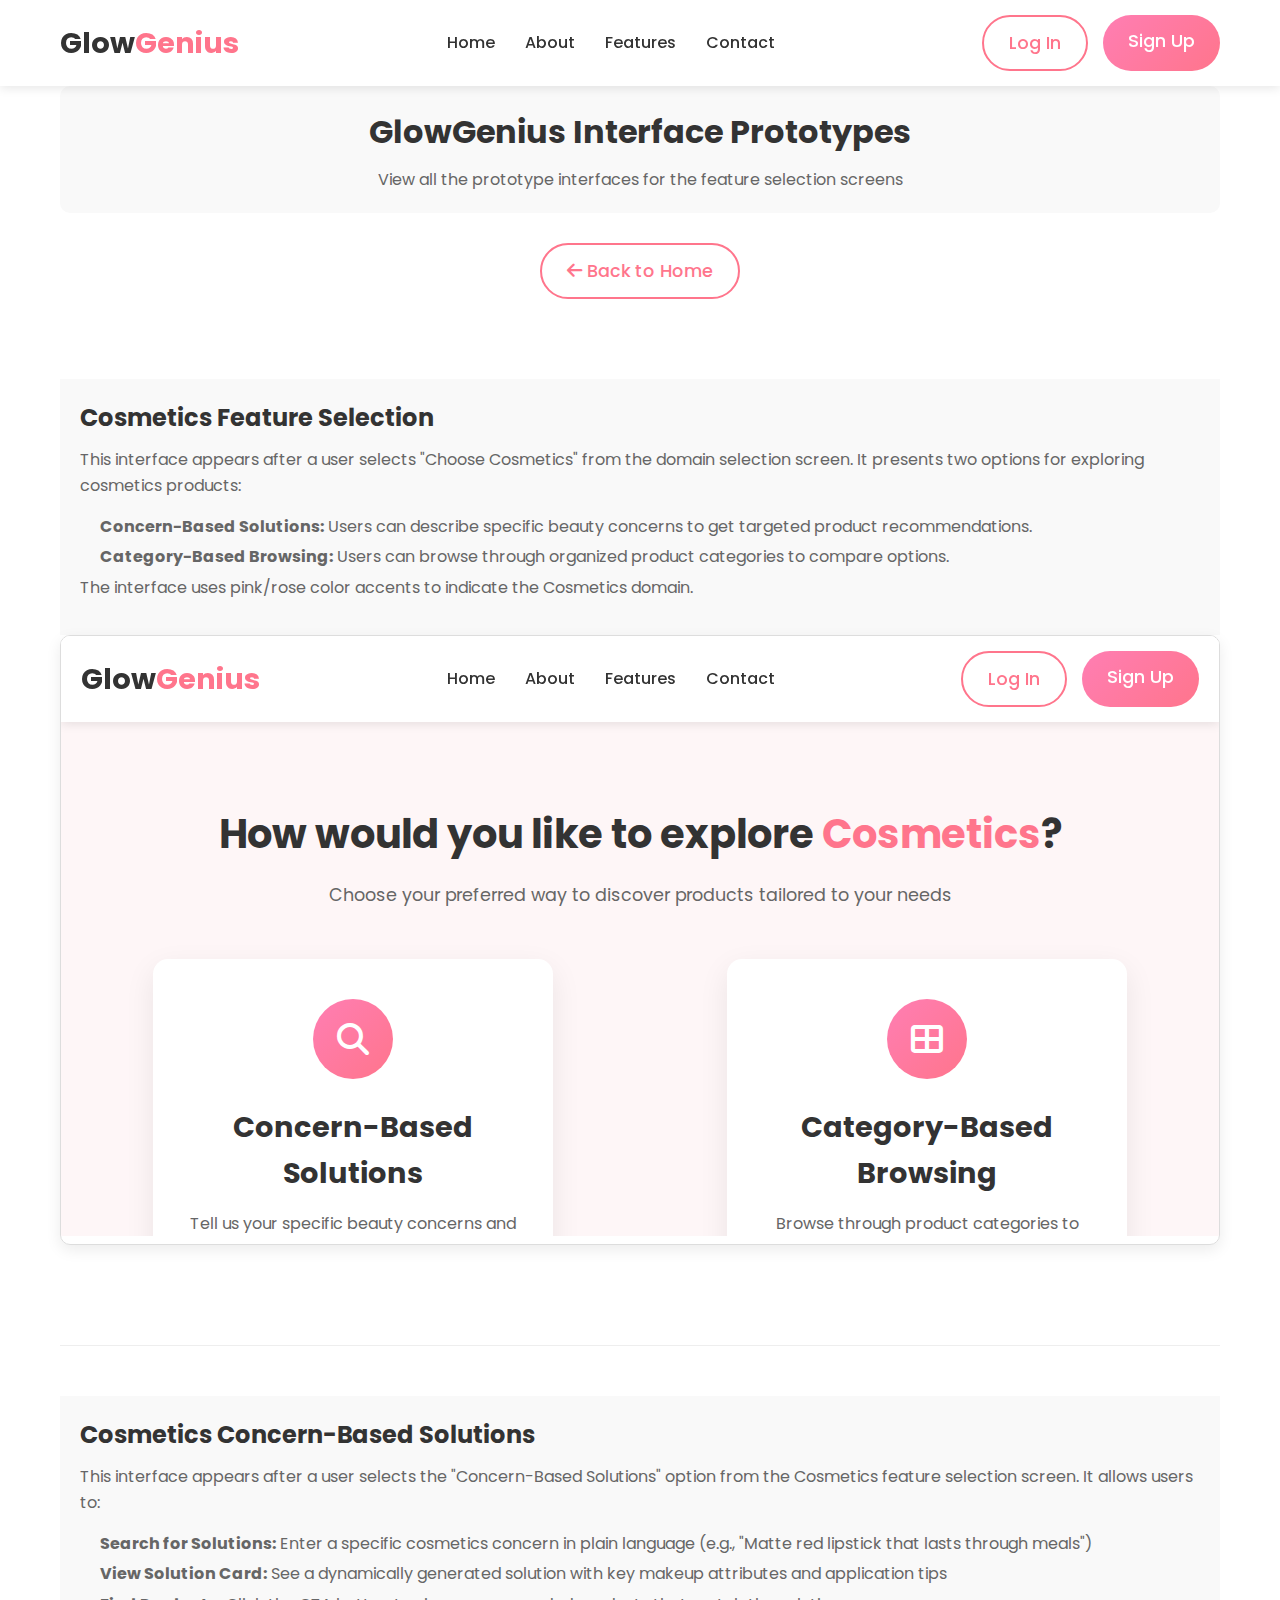
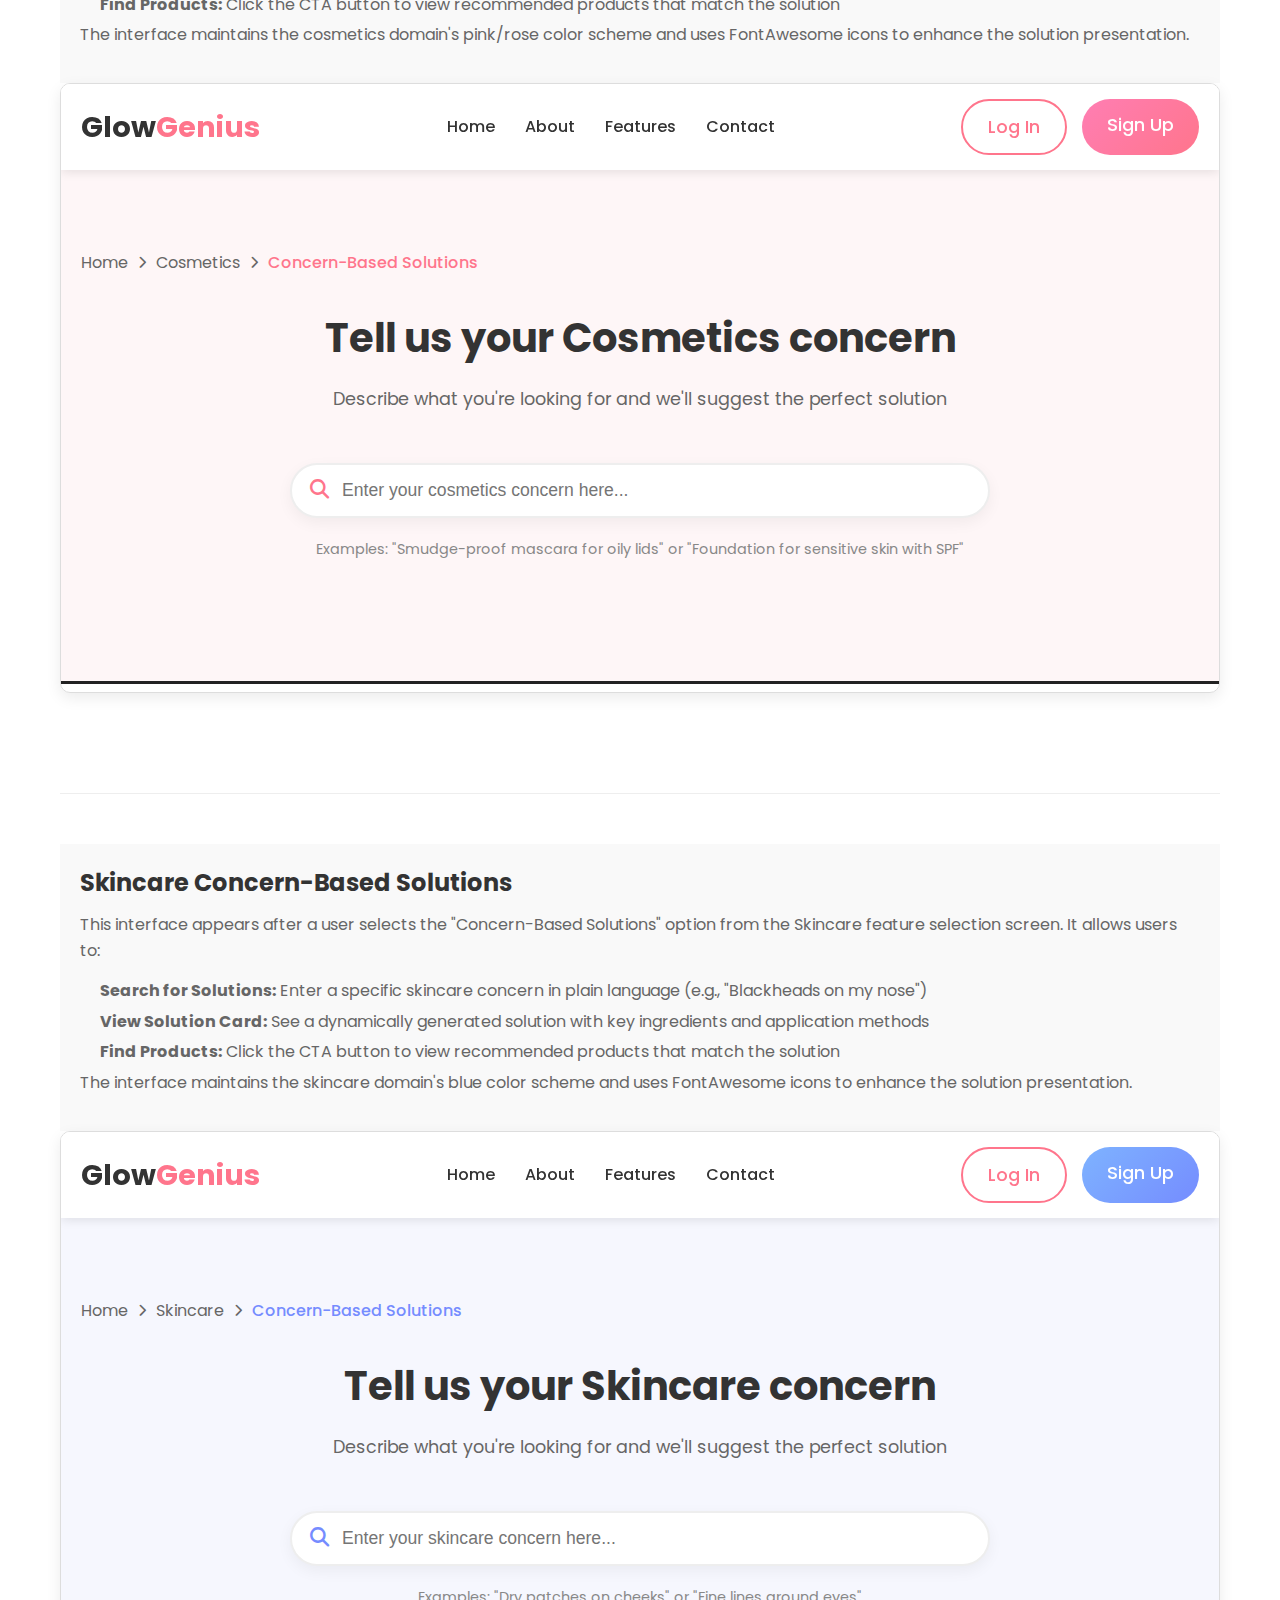
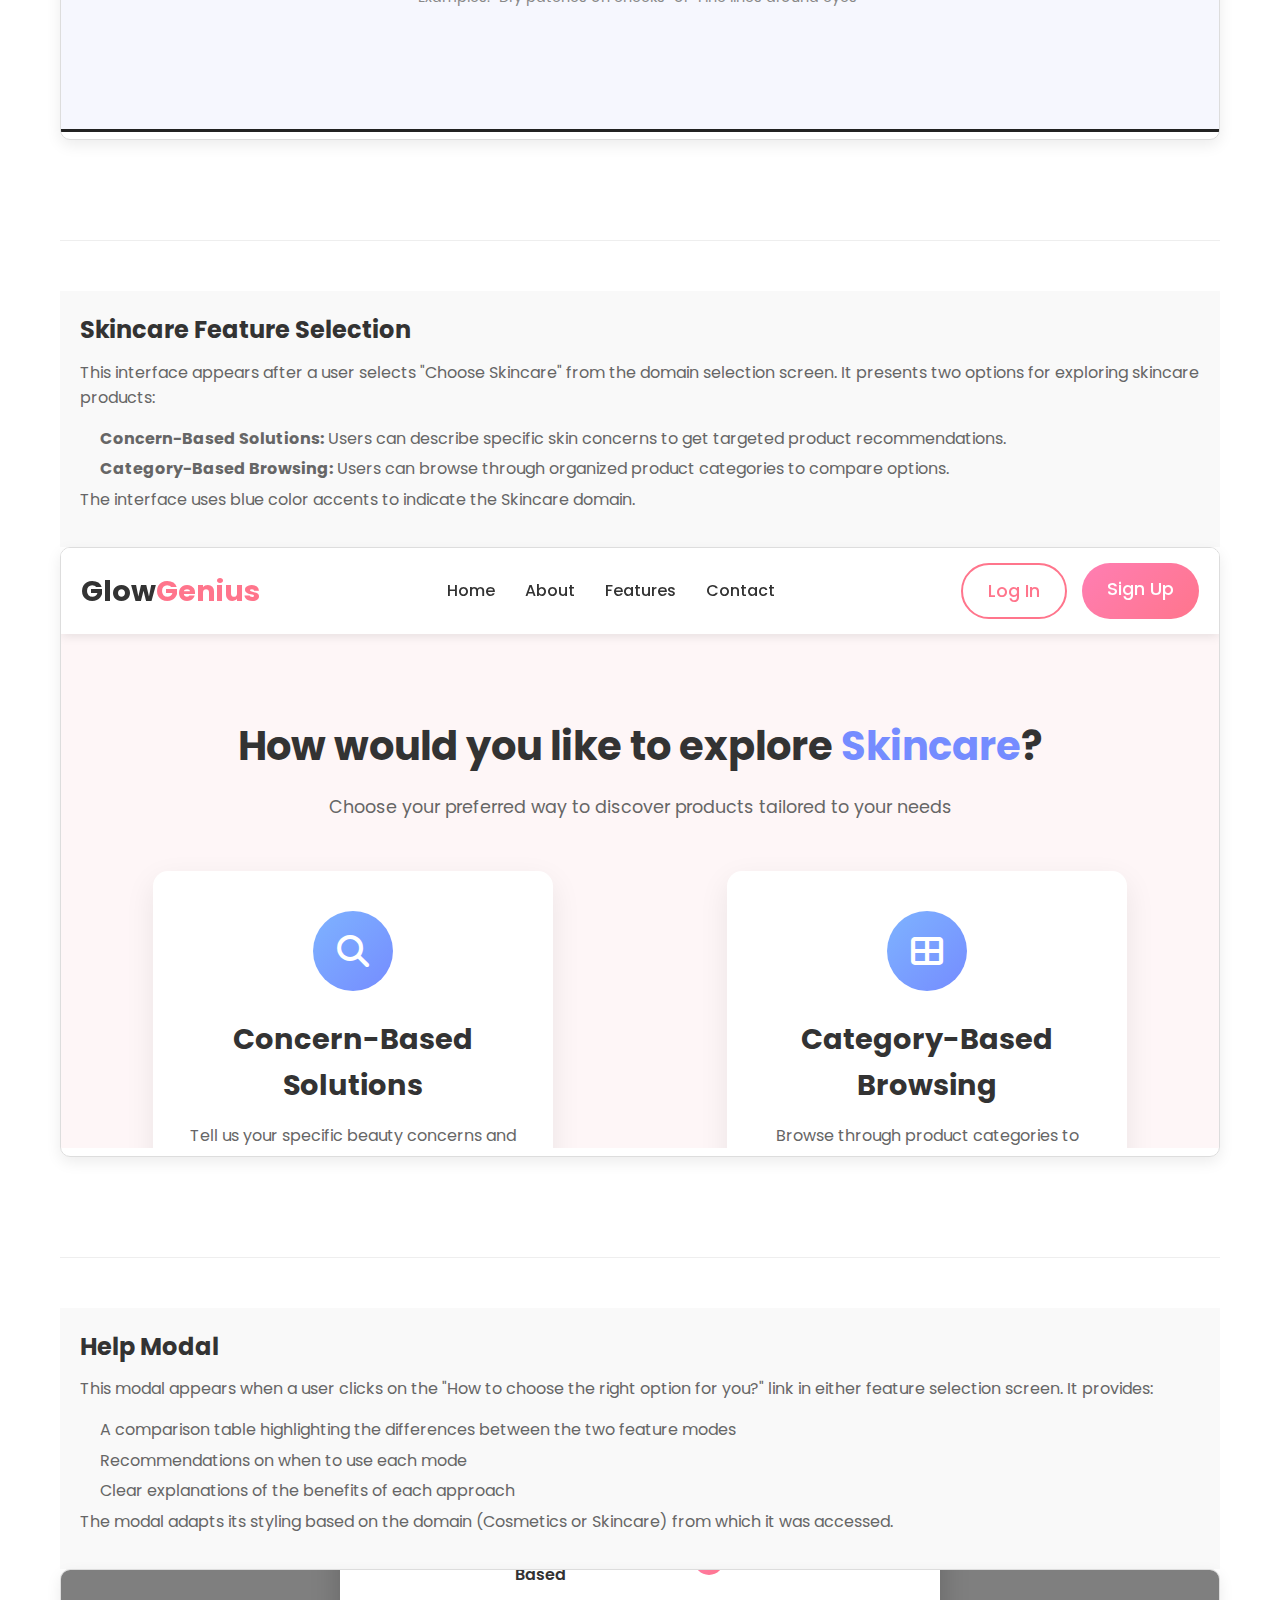
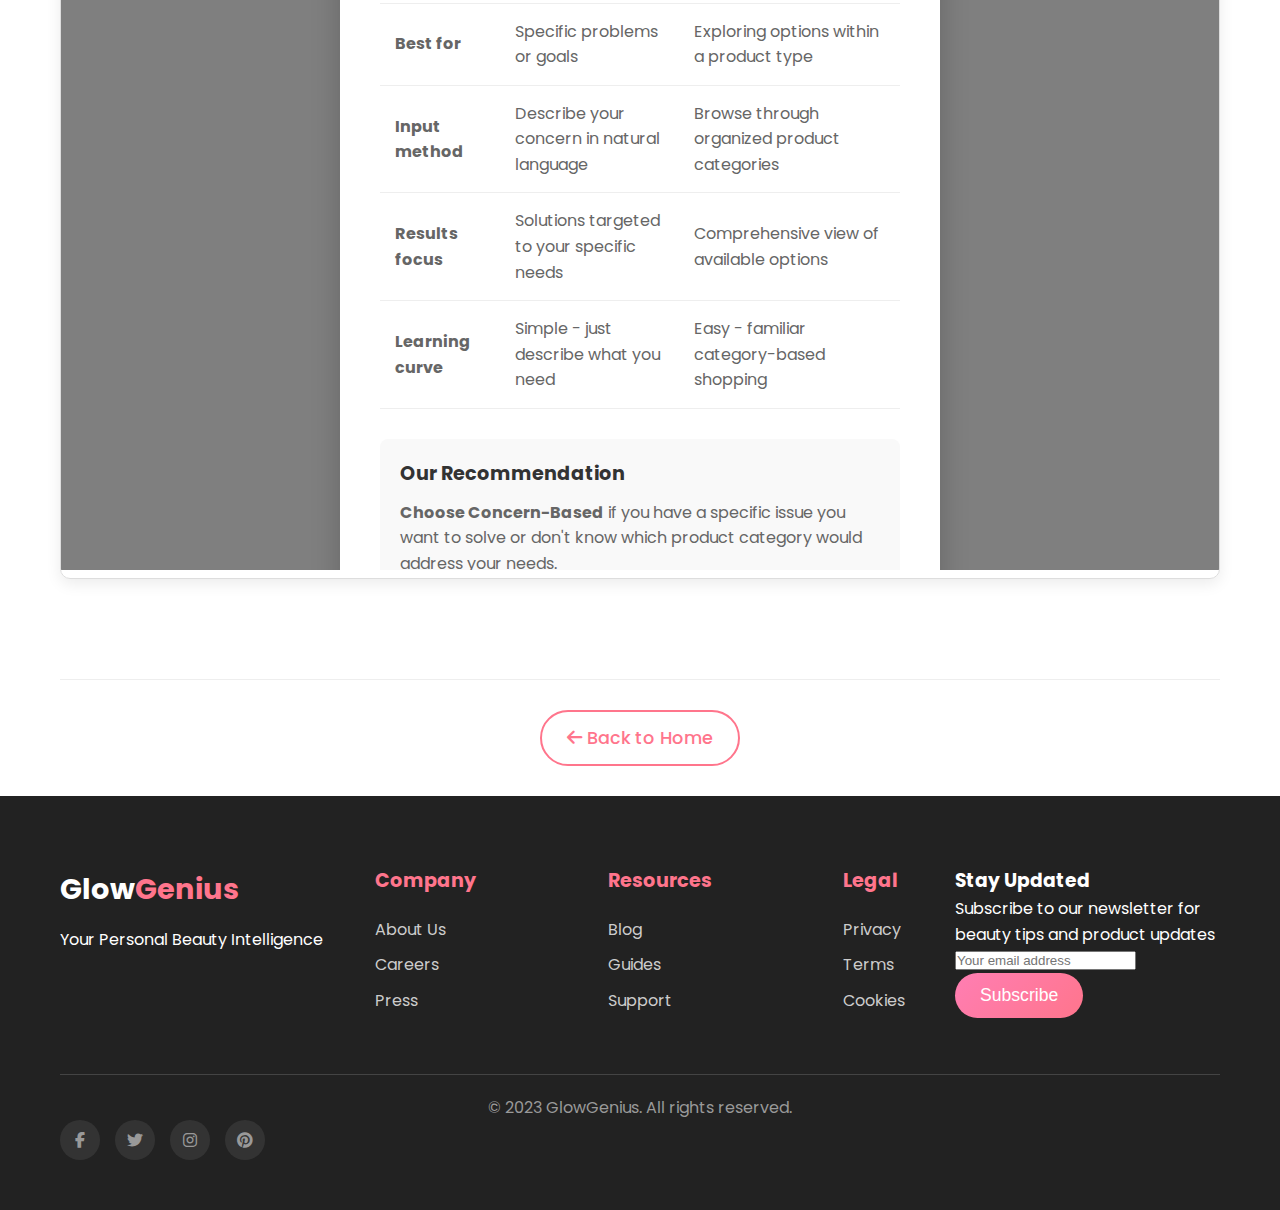
<file: all-interfaces.html>
<!DOCTYPE html>
<html lang="en">
<head>
    <meta charset="UTF-8">
    <meta name="viewport" content="width=device-width, initial-scale=1.0">
    <title>GlowGenius - All Interface Prototypes</title>
    <link rel="stylesheet" href="https://cdnjs.cloudflare.com/ajax/libs/font-awesome/6.4.0/css/all.min.css">
    <link rel="stylesheet" href="styles.css">
    <link href="https://fonts.googleapis.com/css2?family=Poppins:wght@300;400;500;600;700&display=swap" rel="stylesheet">
    <style>
        .prototype-section {
            padding: 50px 0;
            border-bottom: 1px solid #eee;
        }
        
        .prototype-section:last-child {
            border-bottom: none;
        }
        
        .prototype-header {
            text-align: center;
            margin-bottom: 30px;
            padding: 20px;
            background-color: #f9f9f9;
            border-radius: 10px;
        }
        
        .prototype-header h2 {
            font-size: 2rem;
            color: #333;
            margin-bottom: 10px;
        }
        
        .prototype-header p {
            color: #666;
        }
        
        .prototype-frame {
            border: 1px solid #ddd;
            border-radius: 10px;
            overflow: hidden;
            margin-bottom: 50px;
            box-shadow: 0 5px 15px rgba(0, 0, 0, 0.08);
        }
        
        .prototype-frame iframe {
            width: 100%;
            height: 600px;
            border: none;
        }
        
        .prototype-description {
            padding: 20px;
            background-color: #f9f9f9;
        }
        
        .prototype-description h3 {
            font-size: 1.5rem;
            margin-bottom: 10px;
            color: #333;
        }
        
        .prototype-description p {
            color: #666;
            margin-bottom: 15px;
        }
        
        .prototype-description ul {
            padding-left: 20px;
        }
        
        .prototype-description li {
            margin-bottom: 5px;
            color: #666;
        }
        
        .back-to-home {
            display: block;
            text-align: center;
            margin: 30px 0;
        }
        
        .back-to-home .btn {
            padding: 12px 25px;
        }
    </style>
</head>
<body>
    <!-- Header/Navigation -->
    <header>
        <div class="container">
            <div class="logo">
                <h1>Glow<span>Genius</span></h1>
            </div>
            <nav>
                <ul>
                    <li><a href="index.html">Home</a></li>
                    <li><a href="#">About</a></li>
                    <li><a href="#">Features</a></li>
                    <li><a href="#">Contact</a></li>
                </ul>
            </nav>
            <div class="auth-buttons">
                <a href="#" class="btn btn-outline">Log In</a>
                <a href="#" class="btn btn-primary">Sign Up</a>
            </div>
        </div>
    </header>

    <div class="container">
        <div class="prototype-header">
            <h2>GlowGenius Interface Prototypes</h2>
            <p>View all the prototype interfaces for the feature selection screens</p>
        </div>
        
        <div class="back-to-home">
            <a href="index.html" class="btn btn-outline"><i class="fas fa-arrow-left"></i> Back to Home</a>
        </div>
        
        <!-- Cosmetics Feature Selection -->
        <section class="prototype-section">
            <div class="prototype-description">
                <h3>Cosmetics Feature Selection</h3>
                <p>This interface appears after a user selects "Choose Cosmetics" from the domain selection screen. It presents two options for exploring cosmetics products:</p>
                <ul>
                    <li><strong>Concern-Based Solutions:</strong> Users can describe specific beauty concerns to get targeted product recommendations.</li>
                    <li><strong>Category-Based Browsing:</strong> Users can browse through organized product categories to compare options.</li>
                </ul>
                <p>The interface uses pink/rose color accents to indicate the Cosmetics domain.</p>
            </div>
            <div class="prototype-frame">
                <iframe src="feature-selection.html?domain=cosmetics" title="Cosmetics Feature Selection"></iframe>
            </div>
        </section>
        
        <!-- Cosmetics Concern-Based Solutions -->
        <section class="prototype-section">
            <div class="prototype-description">
                <h3>Cosmetics Concern-Based Solutions</h3>
                <p>This interface appears after a user selects the "Concern-Based Solutions" option from the Cosmetics feature selection screen. It allows users to:</p>
                <ul>
                    <li><strong>Search for Solutions:</strong> Enter a specific cosmetics concern in plain language (e.g., "Matte red lipstick that lasts through meals")</li>
                    <li><strong>View Solution Card:</strong> See a dynamically generated solution with key makeup attributes and application tips</li>
                    <li><strong>Find Products:</strong> Click the CTA button to view recommended products that match the solution</li>
                </ul>
                <p>The interface maintains the cosmetics domain's pink/rose color scheme and uses FontAwesome icons to enhance the solution presentation.</p>
            </div>
            <div class="prototype-frame">
                <iframe src="concern-based-cosmetics.html"></iframe>
            </div>
        </section>
        
        <!-- Skincare Concern-Based Solutions -->
        <section class="prototype-section">
            <div class="prototype-description">
                <h3>Skincare Concern-Based Solutions</h3>
                <p>This interface appears after a user selects the "Concern-Based Solutions" option from the Skincare feature selection screen. It allows users to:</p>
                <ul>
                    <li><strong>Search for Solutions:</strong> Enter a specific skincare concern in plain language (e.g., "Blackheads on my nose")</li>
                    <li><strong>View Solution Card:</strong> See a dynamically generated solution with key ingredients and application methods</li>
                    <li><strong>Find Products:</strong> Click the CTA button to view recommended products that match the solution</li>
                </ul>
                <p>The interface maintains the skincare domain's blue color scheme and uses FontAwesome icons to enhance the solution presentation.</p>
            </div>
            <div class="prototype-frame">
                <iframe src="concern-based-skincare.html"></iframe>
            </div>
        </section>
        
        <!-- Skincare Feature Selection -->
        <section class="prototype-section">
            <div class="prototype-description">
                <h3>Skincare Feature Selection</h3>
                <p>This interface appears after a user selects "Choose Skincare" from the domain selection screen. It presents two options for exploring skincare products:</p>
                <ul>
                    <li><strong>Concern-Based Solutions:</strong> Users can describe specific skin concerns to get targeted product recommendations.</li>
                    <li><strong>Category-Based Browsing:</strong> Users can browse through organized product categories to compare options.</li>
                </ul>
                <p>The interface uses blue color accents to indicate the Skincare domain.</p>
            </div>
            <div class="prototype-frame">
                <iframe src="feature-selection.html?domain=skincare" title="Skincare Feature Selection"></iframe>
            </div>
        </section>
        
        <!-- Help Modal -->
        <section class="prototype-section">
            <div class="prototype-description">
                <h3>Help Modal</h3>
                <p>This modal appears when a user clicks on the "How to choose the right option for you?" link in either feature selection screen. It provides:</p>
                <ul>
                    <li>A comparison table highlighting the differences between the two feature modes</li>
                    <li>Recommendations on when to use each mode</li>
                    <li>Clear explanations of the benefits of each approach</li>
                </ul>
                <p>The modal adapts its styling based on the domain (Cosmetics or Skincare) from which it was accessed.</p>
            </div>
            <div class="prototype-frame">
                <iframe src="help-modal.html" title="Help Modal"></iframe>
            </div>
        </section>
        
        <div class="back-to-home">
            <a href="index.html" class="btn btn-outline"><i class="fas fa-arrow-left"></i> Back to Home</a>
        </div>
    </div>

    <!-- Footer -->
    <footer>
        <div class="container">
            <div class="footer-content">
                <div class="footer-logo">
                    <h2>Glow<span>Genius</span></h2>
                    <p>Your Personal Beauty Intelligence</p>
                </div>
                <div class="footer-links">
                    <div class="link-column">
                        <h3>Company</h3>
                        <ul>
                            <li><a href="#">About Us</a></li>
                            <li><a href="#">Careers</a></li>
                            <li><a href="#">Press</a></li>
                        </ul>
                    </div>
                    <div class="link-column">
                        <h3>Resources</h3>
                        <ul>
                            <li><a href="#">Blog</a></li>
                            <li><a href="#">Guides</a></li>
                            <li><a href="#">Support</a></li>
                        </ul>
                    </div>
                    <div class="link-column">
                        <h3>Legal</h3>
                        <ul>
                            <li><a href="#">Privacy</a></li>
                            <li><a href="#">Terms</a></li>
                            <li><a href="#">Cookies</a></li>
                        </ul>
                    </div>
                </div>
                <div class="footer-newsletter">
                    <h3>Stay Updated</h3>
                    <p>Subscribe to our newsletter for beauty tips and product updates</p>
                    <form class="newsletter-form">
                        <input type="email" placeholder="Your email address">
                        <button type="submit" class="btn btn-primary">Subscribe</button>
                    </form>
                </div>
            </div>
            <div class="footer-bottom">
                <p>&copy; 2023 GlowGenius. All rights reserved.</p>
                <div class="social-icons">
                    <a href="#"><i class="fab fa-facebook-f"></i></a>
                    <a href="#"><i class="fab fa-twitter"></i></a>
                    <a href="#"><i class="fab fa-instagram"></i></a>
                    <a href="#"><i class="fab fa-pinterest"></i></a>
                </div>
            </div>
        </div>
    </footer>
</body>
</html>
</file>
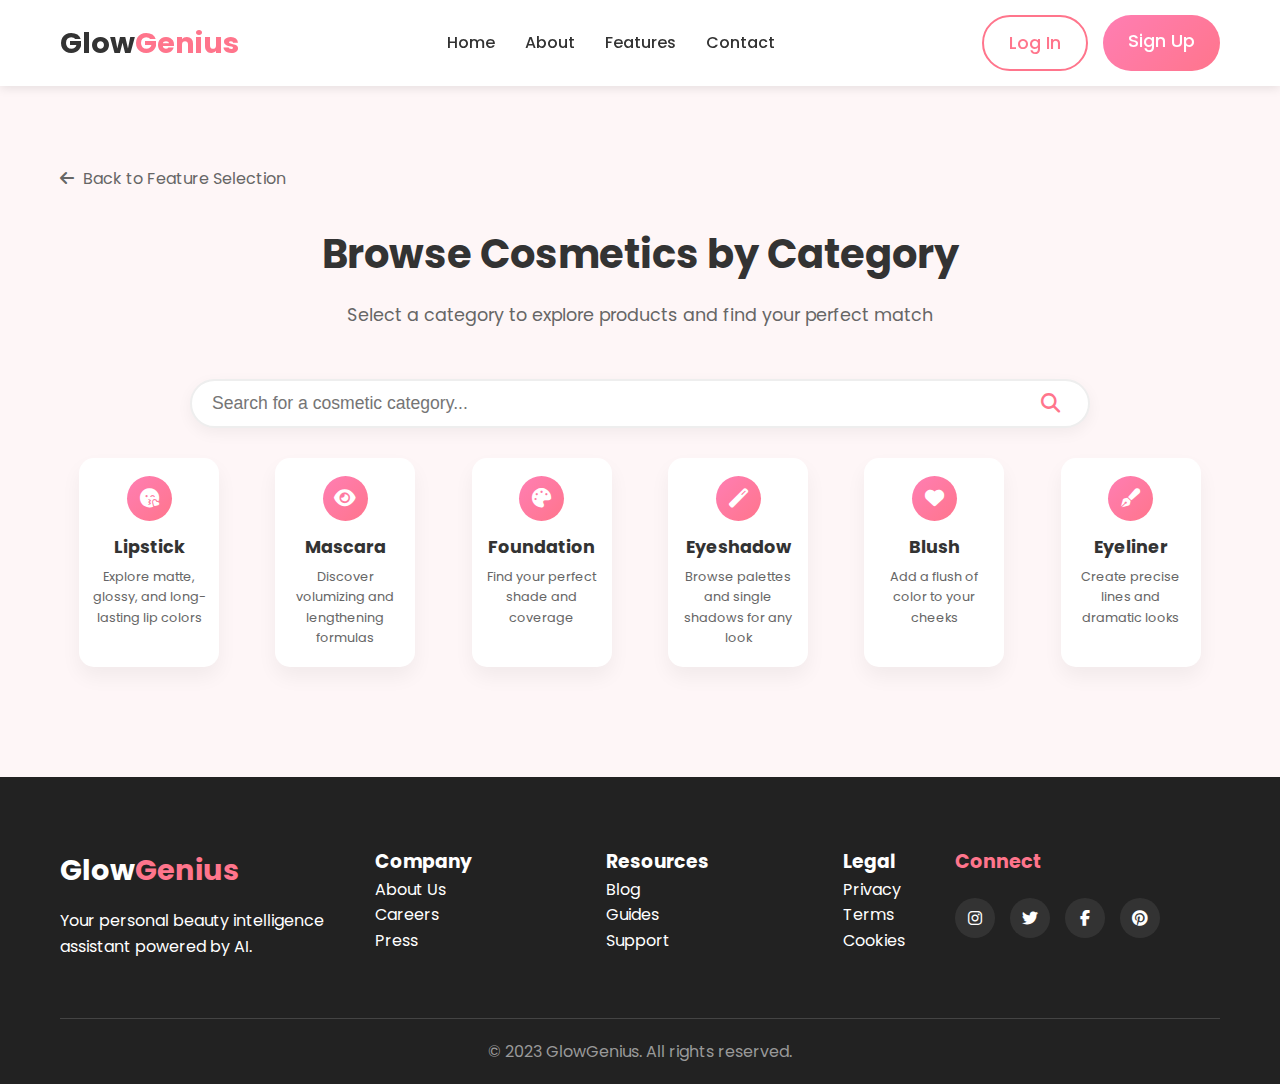
<file: category-selection-cosmetics.html>
<!DOCTYPE html>
<html lang="en">
<head>
    <meta charset="UTF-8">
    <meta name="viewport" content="width=device-width, initial-scale=1.0">
    <title>GlowGenius - Cosmetics Categories</title>
    <link rel="stylesheet" href="https://cdnjs.cloudflare.com/ajax/libs/font-awesome/6.4.0/css/all.min.css">
    <link rel="stylesheet" href="styles.css">
    <link href="https://fonts.googleapis.com/css2?family=Poppins:wght@300;400;500;600;700&display=swap" rel="stylesheet">
    <style>
        /* Additional styles specific to category selection page */
        .category-selection {
            padding: 80px 0;
            background-color: #fef6f7;
        }
        
        .category-header {
            text-align: center;
            margin-bottom: 50px;
        }
        
        .category-header h2 {
            font-size: 2.5rem;
            margin-bottom: 15px;
            color: #333;
        }
        
        .category-header p {
            font-size: 1.1rem;
            color: #666;
            max-width: 700px;
            margin: 0 auto;
        }
        
        .category-grid {
            display: grid;
            grid-template-columns: repeat(auto-fill, minmax(250px, 1fr));
            gap: 30px;
            margin-top: 50px;
        }
        
        .category-card {
            background-color: white;
            border-radius: 15px;
            box-shadow: 0 10px 20px rgba(0, 0, 0, 0.05);
            padding: 30px 20px;
            text-align: center;
            transition: transform 0.3s ease, box-shadow 0.3s ease;
            cursor: pointer;
        }
        
        .category-card:hover {
            transform: translateY(-10px);
            box-shadow: 0 15px 30px rgba(0, 0, 0, 0.1);
        }
        
        .category-icon {
            width: 70px;
            height: 70px;
            border-radius: 50%;
            display: flex;
            align-items: center;
            justify-content: center;
            margin: 0 auto 20px;
            background: linear-gradient(135deg, #ff7eb3, #ff758c);
        }
        
        .category-icon i {
            font-size: 1.8rem;
            color: white;
        }
        
        .category-card h3 {
            font-size: 1.5rem;
            margin-bottom: 10px;
            color: #333;
        }
        
        .category-card p {
            color: #666;
            font-size: 0.9rem;
        }
        
        .back-link {
            display: inline-block;
            margin-bottom: 30px;
            color: #666;
            font-size: 1rem;
            transition: color 0.3s ease;
        }
        
        .back-link:hover {
            color: #ff758c;
        }
        
        .back-link i {
            margin-right: 5px;
        }
        
        .category-search-bar {
            display: flex;
            align-items: center;
            justify-content: center;
            margin-bottom: 30px;
            position: relative;
            width: 100%;
            max-width: 900px;
            margin-left: auto;
            margin-right: auto;
        }
        .category-search-bar input {
            width: 100%;
            max-width: 100%;
            padding: 12px 40px 12px 20px;
            border: 2px solid #eee;
            border-radius: 30px;
            font-size: 1.1rem;
            box-shadow: 0 5px 15px rgba(0,0,0,0.05);
            transition: all 0.3s ease;
        }
        .category-search-bar input:focus {
            outline: none;
            border-color: #ff758c;
            box-shadow: 0 5px 20px rgba(255,117,140,0.15);
        }
        .category-search-bar i {
            position: absolute;
            right: 30px;
            color: #ff758c;
            font-size: 1.2rem;
        }
        .category-grid.no-scroll {
            display: flex;
            flex-wrap: wrap;
            justify-content: center;
            gap: 18px;
            margin-top: 30px;
        }
        .category-card {
            min-width: 140px;
            max-width: 160px;
            flex: 0 0 140px;
            padding: 18px 10px;
        }
        .category-icon {
            width: 45px;
            height: 45px;
            margin-bottom: 12px;
        }
        .category-icon i {
            font-size: 1.2rem;
        }
        .category-card h3 {
            font-size: 1.1rem;
            margin-bottom: 6px;
        }
        .category-card p {
            font-size: 0.8rem;
        }
        @media (max-width: 600px) {
            .category-search-bar {
                max-width: 100%;
            }
            .category-card {
                min-width: 110px;
                max-width: 120px;
                flex: 0 0 110px;
                padding: 10px 4px;
            }
            .category-icon {
                width: 32px;
                height: 32px;
                margin-bottom: 8px;
            }
            .category-icon i {
                font-size: 1rem;
            }
            .category-card h3 {
                font-size: 0.9rem;
            }
            .category-card p {
                font-size: 0.7rem;
            }
        }
    </style>
</head>
<body>
    <!-- Header/Navigation -->
    <header>
        <div class="container">
            <div class="logo">
                <h1>Glow<span>Genius</span></h1>
            </div>
            <nav>
                <ul>
                    <li><a href="index.html">Home</a></li>
                    <li><a href="#">About</a></li>
                    <li><a href="#">Features</a></li>
                    <li><a href="#">Contact</a></li>
                </ul>
            </nav>
            <div class="auth-buttons">
                <a href="#" class="btn btn-outline">Log In</a>
                <a href="#" class="btn btn-primary">Sign Up</a>
            </div>
        </div>
    </header>

    <!-- Category Selection Section -->
    <section class="category-selection">
        <div class="container">
            <a href="feature-selection.html?domain=cosmetics" class="back-link"><i class="fas fa-arrow-left"></i> Back to Feature Selection</a>
            
            <div class="category-header">
                <h2>Browse Cosmetics by Category</h2>
                <p>Select a category to explore products and find your perfect match</p>
            </div>
            <div class="category-search-bar">
                <input type="text" id="cosmetics-search" placeholder="Search for a cosmetic category...">
                <i class="fas fa-search"></i>
            </div>
            <div class="category-grid no-scroll" id="cosmetics-category-grid">
                <div class="category-card">
                    <div class="category-icon">
                        <i class="fas fa-kiss-wink-heart"></i>
                    </div>
                    <h3>Lipstick</h3>
                    <p>Explore matte, glossy, and long-lasting lip colors</p>
                </div>
                
                <div class="category-card">
                    <div class="category-icon">
                        <i class="fas fa-eye"></i>
                    </div>
                    <h3>Mascara</h3>
                    <p>Discover volumizing and lengthening formulas</p>
                </div>
                
                <div class="category-card">
                    <div class="category-icon">
                        <i class="fas fa-palette"></i>
                    </div>
                    <h3>Foundation</h3>
                    <p>Find your perfect shade and coverage</p>
                </div>
                
                <div class="category-card">
                    <div class="category-icon">
                        <i class="fas fa-magic"></i>
                    </div>
                    <h3>Eyeshadow</h3>
                    <p>Browse palettes and single shadows for any look</p>
                </div>
                
                <div class="category-card">
                    <div class="category-icon">
                        <i class="fas fa-heart"></i>
                    </div>
                    <h3>Blush</h3>
                    <p>Add a flush of color to your cheeks</p>
                </div>
                
                <div class="category-card">
                    <div class="category-icon">
                        <i class="fas fa-pen-fancy"></i>
                    </div>
                    <h3>Eyeliner</h3>
                    <p>Create precise lines and dramatic looks</p>
                </div>
            </div>
        </div>
    </section>

    <!-- Footer -->
    <footer>
        <div class="container">
            <div class="footer-content">
                <div class="footer-logo">
                    <h2>Glow<span>Genius</span></h2>
                    <p>Your personal beauty intelligence assistant powered by AI.</p>
                </div>
                <div class="footer-links">
                    <div class="link-group">
                        <h3>Company</h3>
                        <ul>
                            <li><a href="#">About Us</a></li>
                            <li><a href="#">Careers</a></li>
                            <li><a href="#">Press</a></li>
                        </ul>
                    </div>
                    <div class="link-group">
                        <h3>Resources</h3>
                        <ul>
                            <li><a href="#">Blog</a></li>
                            <li><a href="#">Guides</a></li>
                            <li><a href="#">Support</a></li>
                        </ul>
                    </div>
                    <div class="link-group">
                        <h3>Legal</h3>
                        <ul>
                            <li><a href="#">Privacy</a></li>
                            <li><a href="#">Terms</a></li>
                            <li><a href="#">Cookies</a></li>
                        </ul>
                    </div>
                </div>
                <div class="footer-social">
                    <h3>Connect</h3>
                    <div class="social-icons">
                        <a href="#"><i class="fab fa-instagram"></i></a>
                        <a href="#"><i class="fab fa-twitter"></i></a>
                        <a href="#"><i class="fab fa-facebook-f"></i></a>
                        <a href="#"><i class="fab fa-pinterest"></i></a>
                    </div>
                </div>
            </div>
            <div class="footer-bottom">
                <p>&copy; 2023 GlowGenius. All rights reserved.</p>
            </div>
        </div>
    </footer>

    <script src="script.js"></script>
    <script>
    document.getElementById('cosmetics-search').addEventListener('input', function() {
        const query = this.value.toLowerCase();
        const cards = document.querySelectorAll('#cosmetics-category-grid .category-card');
        cards.forEach(card => {
            const text = card.innerText.toLowerCase();
            card.style.display = text.includes(query) ? '' : 'none';
        });
    });
    </script>
</body>
</html>
</file>
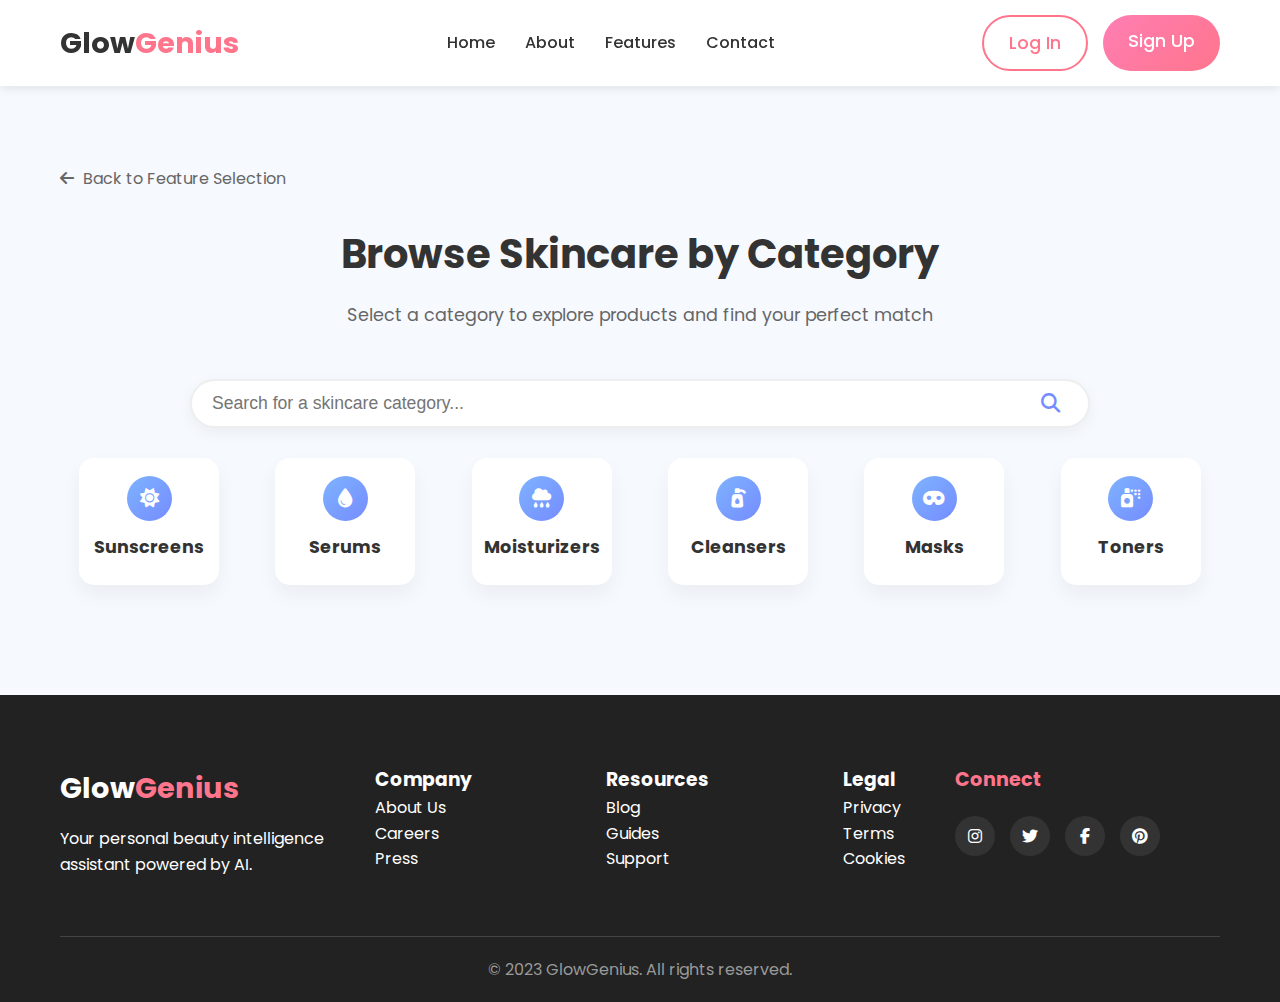
<file: category-selection-skincare.html>
<!DOCTYPE html>
<html lang="en">
<head>
    <meta charset="UTF-8">
    <meta name="viewport" content="width=device-width, initial-scale=1.0">
    <title>GlowGenius - Skincare Categories</title>
    <link rel="stylesheet" href="https://cdnjs.cloudflare.com/ajax/libs/font-awesome/6.4.0/css/all.min.css">
    <link rel="stylesheet" href="styles.css">
    <link href="https://fonts.googleapis.com/css2?family=Poppins:wght@300;400;500;600;700&display=swap" rel="stylesheet">
    <style>
        /* Additional styles specific to category selection page */
        .category-selection {
            padding: 80px 0;
            background-color: #f6f9fe;
        }
        
        .category-header {
            text-align: center;
            margin-bottom: 50px;
        }
        
        .category-header h2 {
            font-size: 2.5rem;
            margin-bottom: 15px;
            color: #333;
        }
        
        .category-header p {
            font-size: 1.1rem;
            color: #666;
            max-width: 700px;
            margin: 0 auto;
        }
        
        .category-grid {
            display: grid;
            grid-template-columns: repeat(auto-fill, minmax(250px, 1fr));
            gap: 30px;
            margin-top: 50px;
        }
        
        .category-card {
            background-color: white;
            border-radius: 15px;
            box-shadow: 0 10px 20px rgba(0, 0, 0, 0.05);
            padding: 30px 20px;
            text-align: center;
            transition: transform 0.3s ease, box-shadow 0.3s ease;
            cursor: pointer;
        }
        
        .category-card:hover {
            transform: translateY(-10px);
            box-shadow: 0 15px 30px rgba(0, 0, 0, 0.1);
        }
        
        .category-icon {
            width: 70px;
            height: 70px;
            border-radius: 50%;
            display: flex;
            align-items: center;
            justify-content: center;
            margin: 0 auto 20px;
            background: linear-gradient(135deg, #7eb3ff, #758cff);
        }
        
        .category-icon i {
            font-size: 1.8rem;
            color: white;
        }
        
        .category-card h3 {
            font-size: 1.5rem;
            margin-bottom: 10px;
            color: #333;
        }
        
        .category-card p {
            color: #666;
            font-size: 0.9rem;
        }
        
        .back-link {
            display: inline-block;
            margin-bottom: 30px;
            color: #666;
            font-size: 1rem;
            transition: color 0.3s ease;
        }
        
        .back-link:hover {
            color: #758cff;
        }
        
        .back-link i {
            margin-right: 5px;
        }
        
        .category-search-bar {
            display: flex;
            align-items: center;
            justify-content: center;
            margin-bottom: 30px;
            position: relative;
            width: 100%;
            max-width: 900px;
            margin-left: auto;
            margin-right: auto;
        }
        .category-search-bar input {
            width: 100%;
            max-width: 100%;
            padding: 12px 40px 12px 20px;
            border: 2px solid #eee;
            border-radius: 30px;
            font-size: 1.1rem;
            box-shadow: 0 5px 15px rgba(0,0,0,0.05);
            transition: all 0.3s ease;
        }
        .category-search-bar input:focus {
            outline: none;
            border-color: #758cff;
            box-shadow: 0 5px 20px rgba(117,140,255,0.15);
        }
        .category-search-bar i {
            position: absolute;
            right: 30px;
            color: #758cff;
            font-size: 1.2rem;
        }
        .category-grid.no-scroll {
            display: flex;
            flex-wrap: wrap;
            justify-content: center;
            gap: 18px;
            margin-top: 30px;
        }
        .category-card {
            min-width: 140px;
            max-width: 160px;
            flex: 0 0 140px;
            padding: 18px 10px;
        }
        .category-icon {
            width: 45px;
            height: 45px;
            margin-bottom: 12px;
        }
        .category-icon i {
            font-size: 1.2rem;
        }
        .category-card h3 {
            font-size: 1.1rem;
            margin-bottom: 6px;
        }
        .category-card p {
            font-size: 0.8rem;
        }
        @media (max-width: 600px) {
            .category-search-bar {
                max-width: 100%;
            }
            .category-card {
                min-width: 110px;
                max-width: 120px;
                flex: 0 0 110px;
                padding: 10px 4px;
            }
            .category-icon {
                width: 32px;
                height: 32px;
                margin-bottom: 8px;
            }
            .category-icon i {
                font-size: 1rem;
            }
            .category-card h3 {
                font-size: 0.9rem;
            }
            .category-card p {
                font-size: 0.7rem;
            }
        }
    </style>
</head>
<body>
    <!-- Header/Navigation -->
    <header>
        <div class="container">
            <div class="logo">
                <h1>Glow<span>Genius</span></h1>
            </div>
            <nav>
                <ul>
                    <li><a href="index.html">Home</a></li>
                    <li><a href="#">About</a></li>
                    <li><a href="#">Features</a></li>
                    <li><a href="#">Contact</a></li>
                </ul>
            </nav>
            <div class="auth-buttons">
                <a href="#" class="btn btn-outline">Log In</a>
                <a href="#" class="btn btn-primary">Sign Up</a>
            </div>
        </div>
    </header>

    <!-- Category Selection Section -->
    <section class="category-selection">
        <div class="container">
            <a href="feature-selection-skincare.html" class="back-link"><i class="fas fa-arrow-left"></i> Back to Feature Selection</a>
            
            <div class="category-header">
                <h2>Browse Skincare by Category</h2>
                <p>Select a category to explore products and find your perfect match</p>
            </div>
            <div class="category-search-bar">
                <input type="text" id="skincare-search" placeholder="Search for a skincare category...">
                <i class="fas fa-search"></i>
            </div>
            <div class="category-grid no-scroll" id="skincare-category-grid">
                <div class="category-card">
                    <div class="category-icon">
                        <i class="fas fa-sun"></i>
                    </div>
                    <h3>Sunscreens</h3>
                </div>
                
                <div class="category-card">
                    <div class="category-icon">
                        <i class="fas fa-tint"></i>
                    </div>
                    <h3>Serums</h3>
                </div>
                
                <div class="category-card">
                    <div class="category-icon">
                        <i class="fas fa-cloud-rain"></i>
                    </div>
                    <h3>Moisturizers</h3>
                </div>
                
                <div class="category-card">
                    <div class="category-icon">
                        <i class="fas fa-pump-soap"></i>
                    </div>
                    <h3>Cleansers</h3>
                </div>
                
                <div class="category-card">
                    <div class="category-icon">
                        <i class="fas fa-mask"></i>
                    </div>
                    <h3>Masks</h3>
                </div>
                
                <div class="category-card">
                    <div class="category-icon">
                        <i class="fas fa-spray-can"></i>
                    </div>
                    <h3>Toners</h3>
                </div>
            </div>
        </div>
    </section>

    <!-- Footer -->
    <footer>
        <div class="container">
            <div class="footer-content">
                <div class="footer-logo">
                    <h2>Glow<span>Genius</span></h2>
                    <p>Your personal beauty intelligence assistant powered by AI.</p>
                </div>
                <div class="footer-links">
                    <div class="link-group">
                        <h3>Company</h3>
                        <ul>
                            <li><a href="#">About Us</a></li>
                            <li><a href="#">Careers</a></li>
                            <li><a href="#">Press</a></li>
                        </ul>
                    </div>
                    <div class="link-group">
                        <h3>Resources</h3>
                        <ul>
                            <li><a href="#">Blog</a></li>
                            <li><a href="#">Guides</a></li>
                            <li><a href="#">Support</a></li>
                        </ul>
                    </div>
                    <div class="link-group">
                        <h3>Legal</h3>
                        <ul>
                            <li><a href="#">Privacy</a></li>
                            <li><a href="#">Terms</a></li>
                            <li><a href="#">Cookies</a></li>
                        </ul>
                    </div>
                </div>
                <div class="footer-social">
                    <h3>Connect</h3>
                    <div class="social-icons">
                        <a href="#"><i class="fab fa-instagram"></i></a>
                        <a href="#"><i class="fab fa-twitter"></i></a>
                        <a href="#"><i class="fab fa-facebook-f"></i></a>
                        <a href="#"><i class="fab fa-pinterest"></i></a>
                    </div>
                </div>
            </div>
            <div class="footer-bottom">
                <p>&copy; 2023 GlowGenius. All rights reserved.</p>
            </div>
        </div>
    </footer>

    <script src="script.js"></script>
    <script>
    document.getElementById('skincare-search').addEventListener('input', function() {
        const query = this.value.toLowerCase();
        const cards = document.querySelectorAll('#skincare-category-grid .category-card');
        cards.forEach(card => {
            const text = card.innerText.toLowerCase();
            card.style.display = text.includes(query) ? '' : 'none';
        });
    });
    </script>
</body>
</html>
</file>
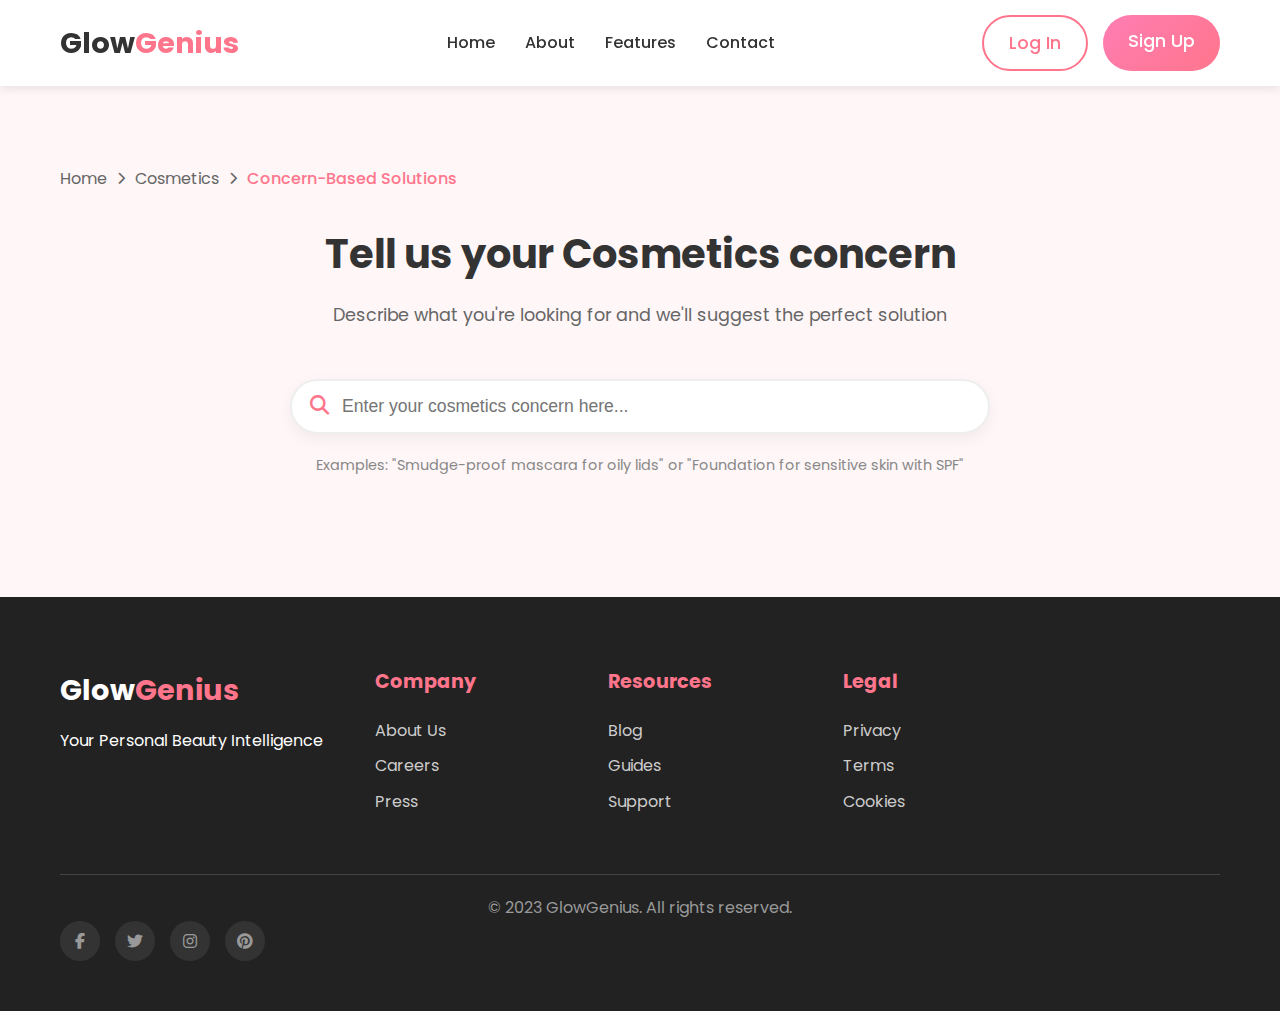
<file: concern-based-cosmetics.html>
<!DOCTYPE html>
<html lang="en">
<head>
    <meta charset="UTF-8">
    <meta name="viewport" content="width=device-width, initial-scale=1.0">
    <title>GlowGenius - Cosmetics Concern-Based Solutions</title>
    <link rel="stylesheet" href="https://cdnjs.cloudflare.com/ajax/libs/font-awesome/6.4.0/css/all.min.css">
    <link rel="stylesheet" href="styles.css">
    <link href="https://fonts.googleapis.com/css2?family=Poppins:wght@300;400;500;600;700&display=swap" rel="stylesheet">
    <style>
        /* Additional styles specific to concern-based solution page */
        .concern-based {
            padding: 80px 0;
            background-color: #fef6f7;
        }
        
        .breadcrumb {
            display: flex;
            align-items: center;
            margin-bottom: 30px;
            font-size: 1rem;
            color: #666;
        }
        
        .breadcrumb i {
            margin: 0 10px;
            font-size: 0.8rem;
        }
        
        .breadcrumb span {
            color: #ff758c;
            font-weight: 500;
        }
        
        .search-container {
            max-width: 700px;
            margin: 0 auto 40px;
        }
        
        .search-bar {
            position: relative;
            margin-bottom: 20px;
        }
        
        .search-bar input {
            width: 100%;
            padding: 15px 20px 15px 50px;
            border: 2px solid #eee;
            border-radius: 30px;
            font-size: 1.1rem;
            box-shadow: 0 5px 15px rgba(0, 0, 0, 0.05);
            transition: all 0.3s ease;
        }
        
        .search-bar input:focus {
            outline: none;
            border-color: #ff758c;
            box-shadow: 0 5px 20px rgba(255, 117, 140, 0.15);
        }
        
        .search-bar i {
            position: absolute;
            left: 20px;
            top: 50%;
            transform: translateY(-50%);
            color: #ff758c;
            font-size: 1.2rem;
        }
        
        .search-example {
            text-align: center;
            color: #888;
            font-size: 0.9rem;
            margin-bottom: 30px;
        }
        
        .solution-card {
            background-color: white;
            border-radius: 15px;
            box-shadow: 0 10px 30px rgba(0, 0, 0, 0.08);
            padding: 30px;
            max-width: 700px;
            margin: 0 auto 30px;
        }
        
        .solution-card h3 {
            font-size: 1.8rem;
            margin-bottom: 20px;
            color: #333;
            text-align: center;
        }
        
        .solution-list {
            margin-bottom: 25px;
        }
        
        .solution-item {
            display: flex;
            align-items: flex-start;
            margin-bottom: 15px;
        }
        
        .solution-item i {
            color: #ff758c;
            margin-right: 15px;
            font-size: 1.2rem;
            margin-top: 2px;
        }
        
        .solution-item-content {
            flex: 1;
        }
        
        .solution-item-content h4 {
            font-size: 1.2rem;
            margin-bottom: 5px;
            color: #333;
        }
        
        .solution-item-content p {
            color: #666;
            font-size: 0.95rem;
        }
        
        .solution-description {
            background-color: #f9f9f9;
            border-radius: 8px;
            padding: 15px;
            margin-bottom: 20px;
        }
        
        .solution-description h4 {
            font-size: 1.1rem;
            margin-bottom: 10px;
            color: #333;
        }
        
        .solution-description p {
            color: #666;
            font-size: 0.95rem;
            line-height: 1.5;
        }
        
        .cta-button {
            text-align: center;
        }
        
        .cta-button .btn {
            padding: 12px 25px;
        }
        
        .cta-button .btn i {
            margin-left: 8px;
        }
        
        /* Product Recommendation Card Styles */
        .product-cards-grid {
            display: flex;
            flex-wrap: wrap;
            gap: 18px;
            margin-top: 20px;
            justify-content: flex-start;
        }
        .product-card-block {
            background: #fff;
            border-radius: 12px;
            box-shadow: 0 4px 16px rgba(0,0,0,0.08);
            width: 22vw;
            min-width: 180px;
            max-width: 240px;
            display: flex;
            flex-direction: column;
            align-items: flex-start;
            padding: 16px 12px 16px 12px;
            transition: box-shadow 0.2s;
            margin-bottom: 8px;
        }
        .product-card-block:hover {
            box-shadow: 0 8px 32px rgba(117,140,255,0.18);
        }
        .product-title-block {
            font-size: 1.01rem;
            font-weight: 600;
            margin-bottom: 8px;
            text-align: left;
            font-family: 'Poppins', 'Segoe UI', Arial, sans-serif;
            letter-spacing: -0.5px;
            line-height: 1.25;
        }
        .product-meta-block {
            display: flex;
            align-items: center;
            gap: 10px;
            margin-bottom: 8px;
            font-size: 0.97rem;
        }
        .product-price-block {
            font-weight: 700;
            color: #ff758c;
            font-size: 1.01rem;
        }
        .product-platform-block {
            font-size: 0.91rem;
            color: #aaa;
            font-weight: 400;
            text-transform: capitalize;
        }
        .product-reviews-block {
            font-size: 1.05rem;
            color: #ffb100;
            margin-bottom: 8px;
        }
        .view-product-btn {
            display: inline-block;
            margin-top: 8px;
            padding: 7px 18px;
            background: linear-gradient(135deg, #ff7eb3, #ff758c);
            color: #fff;
            border-radius: 20px;
            text-decoration: none;
            font-weight: 500;
            transition: background 0.2s;
            box-shadow: 0 2px 8px rgba(255,118,140,0.10);
            font-size: 1rem;
        }
        .view-product-btn:hover {
            background: linear-gradient(135deg, #758cff, #7eb3ff);
        }
        @media (max-width: 1100px) {
            .product-card-block {
                width: 45vw;
                min-width: 160px;
                max-width: 48vw;
            }
        }
        @media (max-width: 700px) {
            .product-card-block {
                width: 100%;
                min-width: 0;
                padding: 12px 6px 12px 6px;
            }
        }
    </style>
</head>
<body>
    <!-- Header/Navigation -->
    <header>
        <div class="container">
            <div class="logo">
                <h1>Glow<span>Genius</span></h1>
            </div>
            <nav>
                <ul>
                    <li><a href="index.html">Home</a></li>
                    <li><a href="#">About</a></li>
                    <li><a href="#">Features</a></li>
                    <li><a href="#">Contact</a></li>
                </ul>
            </nav>
            <div class="auth-buttons">
                <a href="#" class="btn btn-outline">Log In</a>
                <a href="#" class="btn btn-primary">Sign Up</a>
            </div>
        </div>
    </header>

    <!-- Concern-Based Solution Section -->
    <section class="concern-based">
        <div class="container">
            <div class="breadcrumb">
                <a href="index.html">Home</a>
                <i class="fas fa-chevron-right"></i>
                <a href="feature-selection.html?domain=cosmetics">Cosmetics</a>
                <i class="fas fa-chevron-right"></i>
                <span>Concern-Based Solutions</span>
            </div>
            
            <div class="section-header">
                <h2>Tell us your <span class="cosmetics-header">Cosmetics</span> concern</h2>
                <p>Describe what you're looking for and we'll suggest the perfect solution</p>
            </div>
            
            <div class="search-container">
                <div class="search-bar">
                    <i class="fas fa-search"></i>
                    <input type="text" placeholder="Enter your cosmetics concern here..." value="Matte red lipstick that lasts through meals">
                </div>
                <div class="search-example">
                    <p>Examples: "Smudge-proof mascara for oily lids" or "Foundation for sensitive skin with SPF"</p>
                </div>
            </div>
            
            <div class="solution-card" style="display:none;">
                <h3>Your Solution</h3>
                <div class="solution-list">
                    <div class="solution-item">
                        <i class="fas fa-tint"></i>
                        <div class="solution-item-content">
                            <h4>Long-Wear Formula</h4>
                            <p>Look for lipsticks labeled as "long-wear" or "24-hour" for maximum staying power through meals</p>
                        </div>
                    </div>
                    <div class="solution-item">
                        <i class="fas fa-fill-drip"></i>
                        <div class="solution-item-content">
                            <h4>Matte Finish</h4>
                            <p>Matte formulations have less oil content and tend to last longer than creamy or glossy finishes</p>
                        </div>
                    </div>
                    <div class="solution-item">
                        <i class="fas fa-magic"></i>
                        <div class="solution-item-content">
                            <h4>Lip Liner Base</h4>
                            <p>Apply a matching red lip liner all over lips before lipstick to create a base that extends wear time</p>
                        </div>
                    </div>
                    <div class="solution-item">
                        <i class="fas fa-paint-brush"></i>
                        <div class="solution-item-content">
                            <h4>Liquid Lipstick</h4>
                            <p>Liquid-to-matte formulas typically offer the most transfer-resistant and long-lasting results</p>
                        </div>
                    </div>
                </div>
                
                <div class="solution-description">
                    <h4>How to make it last:</h4>
                    <p>For maximum longevity, exfoliate lips first, apply a thin layer of translucent powder, then lip liner, followed by two thin layers of lipstick (blotting in between). Set with a light dusting of translucent powder for extra staying power.</p>
                </div>
                
                <div class="cta-button" style="display:none;">
                    <button id="show-products-btn" class="btn btn-primary">Show Products Recommended <i class="fas fa-arrow-right"></i></button>
                </div>
                <div id="product-results" style="display:none; margin-top: 30px;"></div>
            </div>
        </div>
    </section>

    <!-- Footer -->
    <footer>
        <div class="container">
            <div class="footer-content">
                <div class="footer-logo">
                    <h2>Glow<span>Genius</span></h2>
                    <p>Your Personal Beauty Intelligence</p>
                </div>
                <div class="footer-links">
                    <div class="link-column">
                        <h3>Company</h3>
                        <ul>
                            <li><a href="#">About Us</a></li>
                            <li><a href="#">Careers</a></li>
                            <li><a href="#">Press</a></li>
                        </ul>
                    </div>
                    <div class="link-column">
                        <h3>Resources</h3>
                        <ul>
                            <li><a href="#">Blog</a></li>
                            <li><a href="#">Guides</a></li>
                            <li><a href="#">Support</a></li>
                        </ul>
                    </div>
                    <div class="link-column">
                        <h3>Legal</h3>
                        <ul>
                            <li><a href="#">Privacy</a></li>
                            <li><a href="#">Terms</a></li>
                            <li><a href="#">Cookies</a></li>
                        </ul>
                    </div>
                </div>
            </div>
            <div class="footer-bottom">
                <p>&copy; 2023 GlowGenius. All rights reserved.</p>
                <div class="social-icons">
                    <a href="#"><i class="fab fa-facebook-f"></i></a>
                    <a href="#"><i class="fab fa-twitter"></i></a>
                    <a href="#"><i class="fab fa-instagram"></i></a>
                    <a href="#"><i class="fab fa-pinterest"></i></a>
                </div>
            </div>
        </div>
    </footer>

    <script>
    document.addEventListener('DOMContentLoaded', function() {
        const input = document.querySelector('.search-bar input');
        const solutionCard = document.querySelector('.solution-card');
        const solutionList = solutionCard.querySelector('.solution-list');
        const solutionDesc = solutionCard.querySelector('.solution-description');
        const ctaButton = solutionCard.querySelector('.cta-button');
        const showProductsBtn = document.getElementById('show-products-btn');
        const productResults = document.getElementById('product-results');

        // Clear default value and hide solution card
        input.value = '';
        solutionCard.style.display = 'none';

        let lastFeatures = [];

        input.addEventListener('keydown', async function(e) {
            if (e.key === 'Enter' && input.value.trim()) {
                solutionCard.style.display = '';
                solutionList.innerHTML = '<p>Loading...</p>';
                solutionDesc.style.display = 'none';
                ctaButton.style.display = 'none';
                productResults.style.display = 'none';
                productResults.innerHTML = '';

                try {
                    const res = await fetch('http://localhost:3001/api/concern-solution', {
                        method: 'POST',
                        headers: { 'Content-Type': 'application/json' },
                        body: JSON.stringify({ concern: input.value, category: 'cosmetics' })
                    });
                    const data = await res.json();

                    // Render solutions
                    solutionList.innerHTML = '';
                    lastFeatures = [];
                    if (data.solutions && data.solutions.length > 0) {
                        data.solutions.forEach(sol => {
                            const div = document.createElement('div');
                            div.className = 'solution-item';
                            div.innerHTML = `
                                <i class="fas fa-star"></i>
                                <div class="solution-item-content">
                                    <h4>${sol.name}</h4>
                                    <p>${sol.description}</p>
                                </div>
                            `;
                            solutionList.appendChild(div);
                            lastFeatures.push({ name: sol.name, description: sol.description });
                        });
                        ctaButton.style.display = '';
                    } else {
                        solutionList.innerHTML = '<p>No solutions found. Try rephrasing your concern.</p>';
                        ctaButton.style.display = 'none';
                    }

                    // Show generic advice
                    solutionDesc.style.display = '';
                    solutionDesc.innerHTML = `
                        <h4>How to solve:</h4>
                        <p>For best results, use the above attributes/techniques as part of your makeup routine. Consult a beauty expert for personalized advice.</p>
                    `;
                } catch (err) {
                    solutionList.innerHTML = '<p>There was an error fetching solutions. Please try again later.</p>';
                    ctaButton.style.display = 'none';
                }
            }
        });

        showProductsBtn.addEventListener('click', async function() {
            if (!lastFeatures.length) return;
            productResults.style.display = 'block';
            productResults.innerHTML = '<p>Loading product recommendations...</p>';
            try {
                const res = await fetch('http://localhost:3001/api/product-search', {
                    method: 'POST',
                    headers: { 'Content-Type': 'application/json' },
                    body: JSON.stringify({ features: lastFeatures })
                });
                const data = await res.json();
                // New flow: store products in localStorage and redirect to recommendations page
                if ((data.products && data.products.length > 0) || (data.items && data.items.length > 0)) {
                    const products = data.products && data.products.length > 0 ? data.products : data.items;
                    localStorage.setItem('glowgenius_recommendations', JSON.stringify(products));
                    window.location.href = 'product-recommendations.html';
                    return;
                }
                // fallback: show inline if no products
                if (data.products && data.products.length > 0) {
                    function renderStars(rating) {
                        if (!rating) return '';
                        const rounded = Math.round(parseFloat(rating));
                        let stars = '';
                        for (let i = 1; i <= 5; i++) {
                            stars += i <= rounded ? '★' : '☆';
                        }
                        return `<span class="product-reviews-block">${stars}${rating ? ` <span style='color:#888;font-size:0.98rem;'>${parseFloat(rating).toFixed(1)}/5</span>` : ''}</span>`;
                    }
                    function getPlatform(prod) {
                        if (prod.vendor || prod.platform || prod.retailer) {
                            return prod.vendor || prod.platform || prod.retailer;
                        }
                        if (prod.link) {
                            try {
                                const url = new URL(prod.link);
                                if (url.hostname.includes('sephora')) return 'Sephora';
                                if (url.hostname.includes('amazon')) return 'Amazon';
                                if (url.hostname.includes('ulta')) return 'Ulta Beauty';
                                if (url.hostname.includes('walmart')) return 'Walmart';
                                if (url.hostname.includes('target')) return 'Target';
                                return url.hostname.replace('www.', '').split('.')[0];
                            } catch (e) { return ''; }
                        }
                        return '';
                    }
                    productResults.innerHTML = '<h4>Product Recommendations</h4><div class="product-cards-grid"></div>';
                    const grid = productResults.querySelector('.product-cards-grid');
                    data.products.forEach(prod => {
                        const div = document.createElement('div');
                        div.className = 'product-card-block';
                        div.innerHTML = `
                            <h5 class="product-title-block">${prod.title || prod.name}</h5>
                            <div class="product-meta-block">
                                <span class="product-price-block">${prod.price ? (prod.price.startsWith('$') ? prod.price : '$' + prod.price) : ''}</span>
                                <span class="product-platform-block">${getPlatform(prod)}</span>
                            </div>
                            ${renderStars(prod.rating || prod.reviews_rating || prod.stars)}
                            ${prod.link ? `<a href="${prod.link}" target="_blank" class="view-product-btn">Shop Now</a>` : ''}
                        `;
                        grid.appendChild(div);
                    });
                } else if (data.items && data.items.length > 0) {
                    function renderStars(rating) {
                        if (!rating) return '';
                        const rounded = Math.round(parseFloat(rating));
                        let stars = '';
                        for (let i = 1; i <= 5; i++) {
                            stars += i <= rounded ? '★' : '☆';
                        }
                        return `<span class="product-reviews-block">${stars}${rating ? ` <span style='color:#888;font-size:0.98rem;'>${parseFloat(rating).toFixed(1)}/5</span>` : ''}</span>`;
                    }
                    function getPlatform(prod) {
                        if (prod.vendor || prod.platform || prod.retailer) {
                            return prod.vendor || prod.platform || prod.retailer;
                        }
                        if (prod.link) {
                            try {
                                const url = new URL(prod.link);
                                if (url.hostname.includes('sephora')) return 'Sephora';
                                if (url.hostname.includes('amazon')) return 'Amazon';
                                if (url.hostname.includes('ulta')) return 'Ulta Beauty';
                                if (url.hostname.includes('walmart')) return 'Walmart';
                                if (url.hostname.includes('target')) return 'Target';
                                return url.hostname.replace('www.', '').split('.')[0];
                            } catch (e) { return ''; }
                        }
                        return '';
                    }
                    productResults.innerHTML = '<h4>Product Recommendations</h4><div class="product-cards-grid"></div>';
                    const grid = productResults.querySelector('.product-cards-grid');
                    data.items.forEach(prod => {
                        const div = document.createElement('div');
                        div.className = 'product-card-block';
                        div.innerHTML = `
                            <h5 class="product-title-block">${prod.title || prod.name}</h5>
                            <div class="product-meta-block">
                                <span class="product-price-block">${prod.price ? (prod.price.startsWith('$') ? prod.price : '$' + prod.price) : ''}</span>
                                <span class="product-platform-block">${getPlatform(prod)}</span>
                            </div>
                            ${renderStars(prod.rating || prod.reviews_rating || prod.stars)}
                            ${prod.link ? `<a href="${prod.link}" target="_blank" class="view-product-btn">Shop Now</a>` : ''}
                        `;
                        grid.appendChild(div);
                    });
                } else {
                    productResults.innerHTML = '<p>No products found for these features.</p>';
                }
            } catch (err) {
                productResults.innerHTML = '<p>There was an error fetching product recommendations.</p>';
            }
        });
    });
    </script>
</body>
</html>
</file>
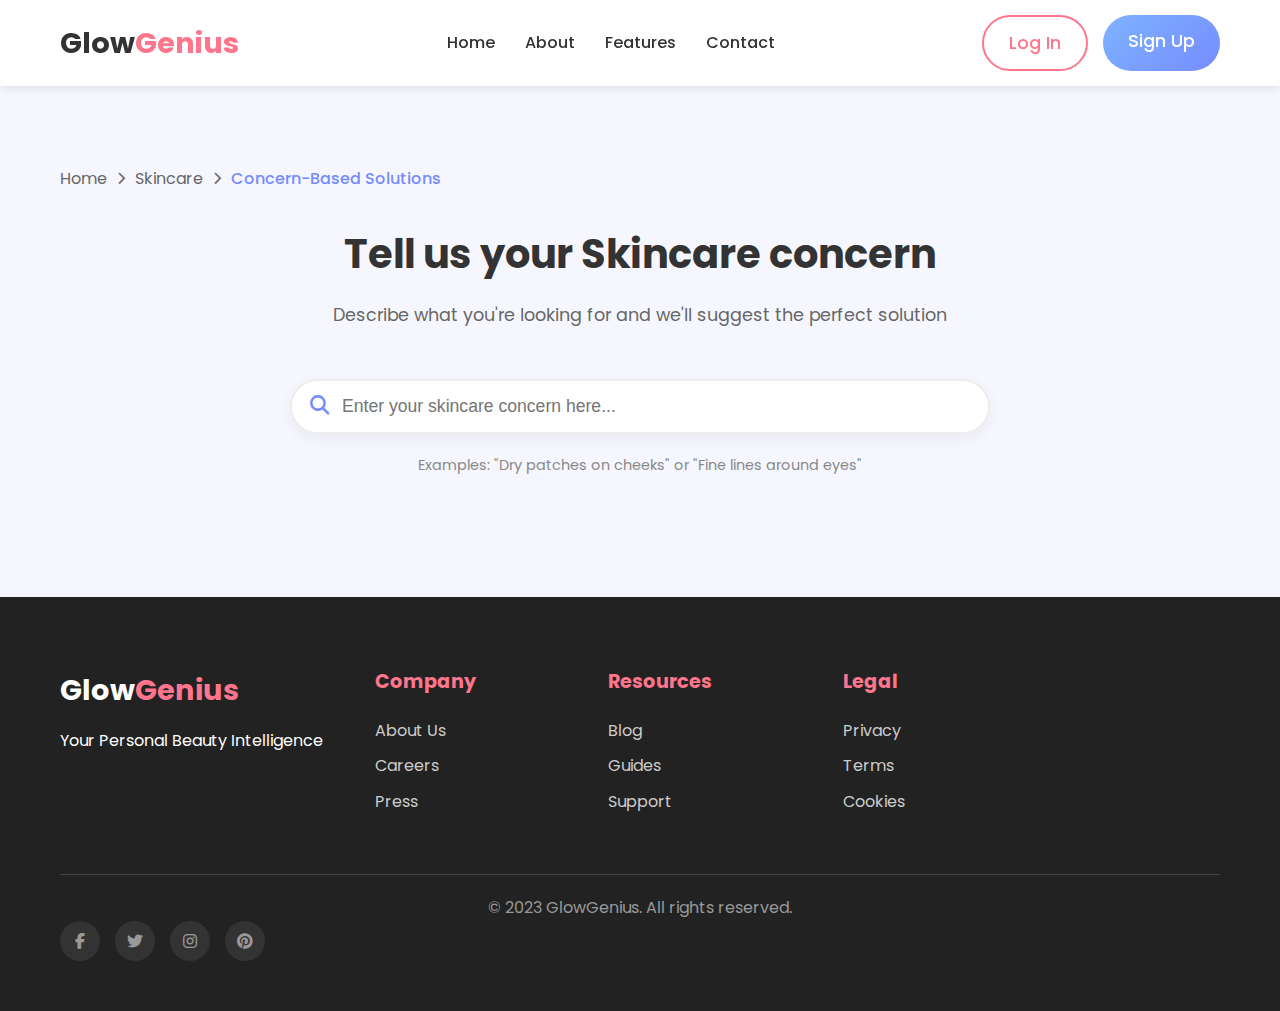
<file: concern-based-skincare.html>
<!DOCTYPE html>
<html lang="en">
<head>
    <meta charset="UTF-8">
    <meta name="viewport" content="width=device-width, initial-scale=1.0">
    <title>GlowGenius - Skincare Concern-Based Solutions</title>
    <link rel="stylesheet" href="https://cdnjs.cloudflare.com/ajax/libs/font-awesome/6.4.0/css/all.min.css">
    <link rel="stylesheet" href="styles.css">
    <link href="https://fonts.googleapis.com/css2?family=Poppins:wght@300;400;500;600;700&display=swap" rel="stylesheet">
    <style>
        /* Additional styles specific to concern-based solution page */
        .concern-based {
            padding: 80px 0;
            background-color: #f6f7fe;
        }
        
        .breadcrumb {
            display: flex;
            align-items: center;
            margin-bottom: 30px;
            font-size: 1rem;
            color: #666;
        }
        
        .breadcrumb i {
            margin: 0 10px;
            font-size: 0.8rem;
        }
        
        .breadcrumb span {
            color: #758cff;
            font-weight: 500;
        }
        
        .search-container {
            max-width: 700px;
            margin: 0 auto 40px;
        }
        
        .search-bar {
            position: relative;
            margin-bottom: 20px;
        }
        
        .search-bar input {
            width: 100%;
            padding: 15px 20px 15px 50px;
            border: 2px solid #eee;
            border-radius: 30px;
            font-size: 1.1rem;
            box-shadow: 0 5px 15px rgba(0, 0, 0, 0.05);
            transition: all 0.3s ease;
        }
        
        .search-bar input:focus {
            outline: none;
            border-color: #758cff;
            box-shadow: 0 5px 20px rgba(117, 140, 255, 0.15);
        }
        
        .search-bar i {
            position: absolute;
            left: 20px;
            top: 50%;
            transform: translateY(-50%);
            color: #758cff;
            font-size: 1.2rem;
        }
        
        .search-example {
            text-align: center;
            color: #888;
            font-size: 0.9rem;
            margin-bottom: 30px;
        }
        
        .solution-card {
            background-color: white;
            border-radius: 15px;
            box-shadow: 0 10px 30px rgba(0, 0, 0, 0.08);
            padding: 30px;
            max-width: 700px;
            margin: 0 auto 30px;
        }
        
        .solution-card h3 {
            font-size: 1.8rem;
            margin-bottom: 20px;
            color: #333;
            text-align: center;
        }
        
        .solution-list {
            margin-bottom: 25px;
        }
        
        .solution-item {
            display: flex;
            align-items: flex-start;
            margin-bottom: 15px;
        }
        
        .solution-item i {
            color: #758cff;
            margin-right: 15px;
            font-size: 1.2rem;
            margin-top: 2px;
        }
        
        .solution-item-content {
            flex: 1;
        }
        
        .solution-item-content h4 {
            font-size: 1.2rem;
            margin-bottom: 5px;
            color: #333;
        }
        
        .solution-item-content p {
            color: #666;
            font-size: 0.95rem;
        }
        
        .solution-description {
            background-color: #f9f9f9;
            border-radius: 8px;
            padding: 15px;
            margin-bottom: 20px;
        }
        
        .solution-description h4 {
            font-size: 1.1rem;
            margin-bottom: 10px;
            color: #333;
        }
        
        .solution-description p {
            color: #666;
            font-size: 0.95rem;
            line-height: 1.5;
        }
        
        .cta-button {
            text-align: center;
        }
        
        .cta-button .btn {
            padding: 12px 25px;
        }
        
        .cta-button .btn i {
            margin-left: 8px;
        }

        /* Skincare specific styles */
        .btn-primary {
            background: linear-gradient(135deg, #7eb3ff, #758cff);
        }
        
        .btn-primary:hover {
            background: linear-gradient(135deg, #758cff, #7eb3ff);
            box-shadow: 0 5px 15px rgba(117, 140, 255, 0.3);
        }
    </style>
</head>
<body>
    <!-- Header/Navigation -->
    <header>
        <div class="container">
            <div class="logo">
                <h1>Glow<span>Genius</span></h1>
            </div>
            <nav>
                <ul>
                    <li><a href="index.html">Home</a></li>
                    <li><a href="#">About</a></li>
                    <li><a href="#">Features</a></li>
                    <li><a href="#">Contact</a></li>
                </ul>
            </nav>
            <div class="auth-buttons">
                <a href="#" class="btn btn-outline">Log In</a>
                <a href="#" class="btn btn-primary">Sign Up</a>
            </div>
        </div>
    </header>

    <!-- Concern-Based Solution Section -->
    <section class="concern-based">
        <div class="container">
            <div class="breadcrumb">
                <a href="index.html">Home</a>
                <i class="fas fa-chevron-right"></i>
                <a href="feature-selection.html?domain=skincare">Skincare</a>
                <i class="fas fa-chevron-right"></i>
                <span>Concern-Based Solutions</span>
            </div>
            
            <div class="section-header">
                <h2>Tell us your <span class="skincare-header">Skincare</span> concern</h2>
                <p>Describe what you're looking for and we'll suggest the perfect solution</p>
            </div>
            
            <div class="search-container">
                <div class="search-bar">
                    <i class="fas fa-search"></i>
                    <input type="text" placeholder="Enter your skincare concern here..." value="Blackheads on my nose">
                </div>
                <div class="search-example">
                    <p>Examples: "Dry patches on cheeks" or "Fine lines around eyes"</p>
                </div>
            </div>
            
            <div class="solution-card" style="display:none;">
                <h3>Your Solution</h3>
                <div class="solution-list">
                    <div class="solution-item">
                        <i class="fas fa-flask"></i>
                        <div class="solution-item-content">
                            <h4>Salicylic Acid (BHA)</h4>
                            <p>This oil-soluble acid penetrates pores to dissolve excess sebum and dead skin cells that cause blackheads</p>
                        </div>
                    </div>
                    <div class="solution-item">
                        <i class="fas fa-soap"></i>
                        <div class="solution-item-content">
                            <h4>Non-Comedogenic Cleanser</h4>
                            <p>A gentle foaming cleanser that won't clog pores while effectively removing dirt and oil</p>
                        </div>
                    </div>
                    <div class="solution-item">
                        <i class="fas fa-mask"></i>
                        <div class="solution-item-content">
                            <h4>Clay Masks</h4>
                            <p>Weekly treatments with kaolin or bentonite clay to draw out impurities and absorb excess oil</p>
                        </div>
                    </div>
                    <div class="solution-item">
                        <i class="fas fa-tint-slash"></i>
                        <div class="solution-item-content">
                            <h4>Oil-Free Moisturizer</h4>
                            <p>Lightweight hydration that won't contribute to pore congestion while maintaining skin barrier</p>
                        </div>
                    </div>
                </div>
                
                <div class="solution-description">
                    <h4>How to solve:</h4>
                    <p>For best results, use a BHA exfoliant 2-3 times weekly after cleansing. Apply a clay mask to the nose area 1-2 times per week. Avoid harsh physical scrubs which can irritate skin and potentially worsen blackheads. Consistent use of these ingredients over 4-6 weeks typically shows significant improvement.</p>
                </div>
                
                <div class="cta-button">
                    <a href="#" class="btn btn-primary">Show Products Recommended <i class="fas fa-arrow-right"></i></a>
                </div>
            </div>
        </div>
    </section>

    <!-- Footer -->
    <footer>
        <div class="container">
            <div class="footer-content">
                <div class="footer-logo">
                    <h2>Glow<span>Genius</span></h2>
                    <p>Your Personal Beauty Intelligence</p>
                </div>
                <div class="footer-links">
                    <div class="link-column">
                        <h3>Company</h3>
                        <ul>
                            <li><a href="#">About Us</a></li>
                            <li><a href="#">Careers</a></li>
                            <li><a href="#">Press</a></li>
                        </ul>
                    </div>
                    <div class="link-column">
                        <h3>Resources</h3>
                        <ul>
                            <li><a href="#">Blog</a></li>
                            <li><a href="#">Guides</a></li>
                            <li><a href="#">Support</a></li>
                        </ul>
                    </div>
                    <div class="link-column">
                        <h3>Legal</h3>
                        <ul>
                            <li><a href="#">Privacy</a></li>
                            <li><a href="#">Terms</a></li>
                            <li><a href="#">Cookies</a></li>
                        </ul>
                    </div>
                </div>
            </div>
            <div class="footer-bottom">
                <p>&copy; 2023 GlowGenius. All rights reserved.</p>
                <div class="social-icons">
                    <a href="#"><i class="fab fa-facebook-f"></i></a>
                    <a href="#"><i class="fab fa-twitter"></i></a>
                    <a href="#"><i class="fab fa-instagram"></i></a>
                    <a href="#"><i class="fab fa-pinterest"></i></a>
                </div>
            </div>
        </div>
    </footer>

    <script>
    document.addEventListener('DOMContentLoaded', function() {
        const input = document.querySelector('.search-bar input');
        const solutionCard = document.querySelector('.solution-card');
        const solutionList = solutionCard.querySelector('.solution-list');
        const solutionDesc = solutionCard.querySelector('.solution-description');
        const ctaButton = solutionCard.querySelector('.cta-button');

        // Clear default value and hide solution card
        input.value = '';
        solutionCard.style.display = 'none';

        input.addEventListener('keydown', async function(e) {
            if (e.key === 'Enter' && input.value.trim()) {
                solutionCard.style.display = '';
                solutionList.innerHTML = '<p>Loading...</p>';
                solutionDesc.style.display = 'none';
                ctaButton.style.display = 'none';

                try {
                    const res = await fetch('http://localhost:3001/api/concern-solution', {
                        method: 'POST',
                        headers: { 'Content-Type': 'application/json' },
                        body: JSON.stringify({ concern: input.value })
                    });
                    const data = await res.json();

                    // Render solutions
                    solutionList.innerHTML = '';
                    if (data.solutions && data.solutions.length > 0) {
                        data.solutions.forEach(sol => {
                            const div = document.createElement('div');
                            div.className = 'solution-item';
                            div.innerHTML = `
                                <i class="fas fa-star"></i>
                                <div class="solution-item-content">
                                    <h4>${sol.name}</h4>
                                    <p>${sol.description}</p>
                                </div>
                            `;
                            solutionList.appendChild(div);
                        });
                    } else {
                        solutionList.innerHTML = '<p>No solutions found. Try rephrasing your concern.</p>';
                    }

                    // Show generic advice
                    solutionDesc.style.display = '';
                    solutionDesc.innerHTML = `
                        <h4>How to solve:</h4>
                        <p>For best results, use the above ingredients/attributes as part of your skincare routine. Consult a dermatologist for personalized advice.</p>
                    `;
                    ctaButton.style.display = '';
                } catch (err) {
                    solutionList.innerHTML = '<p>There was an error fetching solutions. Please try again later.</p>';
                }
            }
        });
    });
    </script>
</body>
</html>
</file>
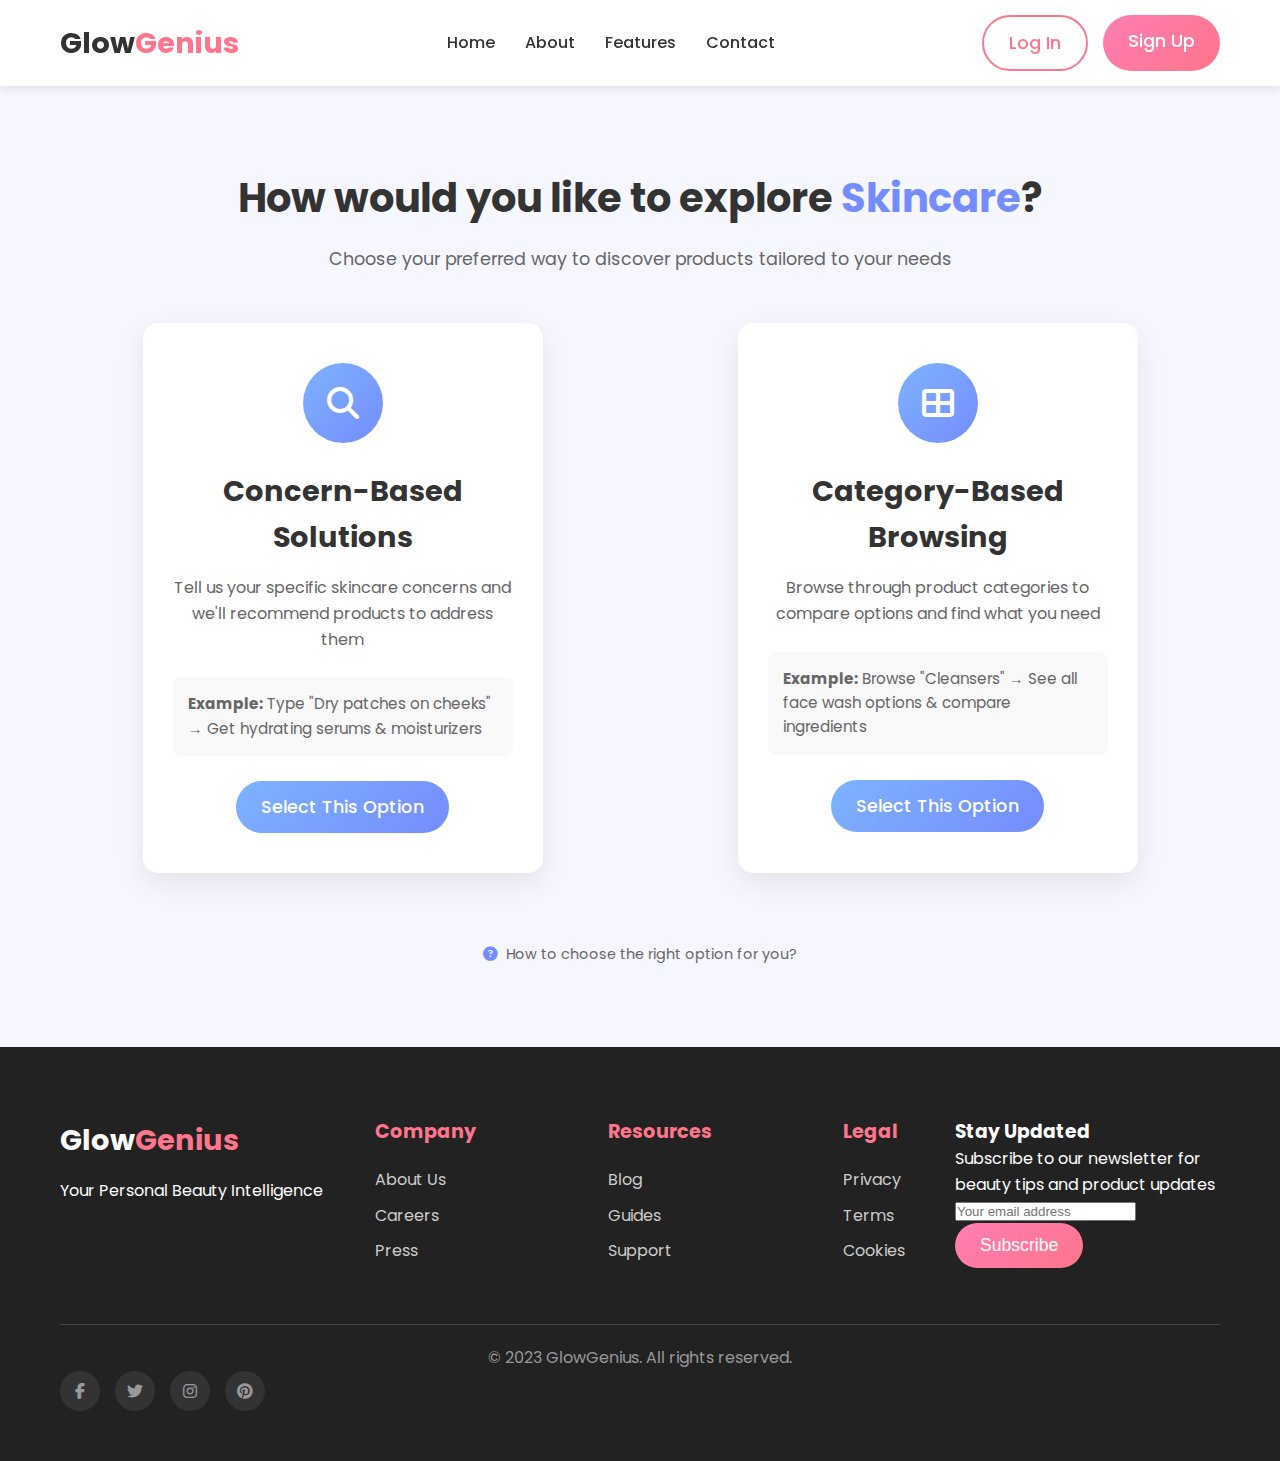
<file: feature-selection-skincare.html>
<!DOCTYPE html>
<html lang="en">
<head>
    <meta charset="UTF-8">
    <meta name="viewport" content="width=device-width, initial-scale=1.0">
    <title>GlowGenius - Skincare Feature Selection</title>
    <link rel="stylesheet" href="https://cdnjs.cloudflare.com/ajax/libs/font-awesome/6.4.0/css/all.min.css">
    <link rel="stylesheet" href="styles.css">
    <link href="https://fonts.googleapis.com/css2?family=Poppins:wght@300;400;500;600;700&display=swap" rel="stylesheet">
    <style>
        /* Additional styles specific to feature selection page */
        .feature-selection {
            padding: 80px 0;
            background-color: #f6f7fe;
        }
        
        .feature-cards {
            display: flex;
            justify-content: center;
            gap: 30px;
            margin-top: 50px;
        }
        
        .feature-card {
            background-color: white;
            border-radius: 15px;
            box-shadow: 0 10px 30px rgba(0, 0, 0, 0.08);
            padding: 40px 30px;
            text-align: center;
            transition: transform 0.3s ease, box-shadow 0.3s ease;
            max-width: 400px;
            width: 100%;
            cursor: pointer;
        }
        
        .feature-card:hover {
            transform: translateY(-10px);
            box-shadow: 0 15px 40px rgba(0, 0, 0, 0.12);
        }
        
        .feature-icon {
            width: 80px;
            height: 80px;
            border-radius: 50%;
            display: flex;
            align-items: center;
            justify-content: center;
            margin: 0 auto 25px;
            background: linear-gradient(135deg, #7eb3ff, #758cff);
        }
        
        .feature-icon i {
            font-size: 2rem;
            color: white;
        }
        
        .feature-card h3 {
            font-size: 1.8rem;
            margin-bottom: 15px;
            color: #333;
        }
        
        .feature-card p {
            color: #666;
            margin-bottom: 25px;
        }
        
        .example-box {
            background-color: #f9f9f9;
            border-radius: 8px;
            padding: 15px;
            margin-bottom: 25px;
            text-align: left;
        }
        
        .example-box p {
            margin-bottom: 0;
            font-size: 0.95rem;
        }
        
        .help-link {
            display: inline-block;
            margin-top: 40px;
            color: #666;
            font-size: 0.9rem;
        }
        
        .help-link i {
            margin-right: 5px;
            color: #758cff;
        }
        
        .skincare-header {
            color: #758cff;
        }
        
        /* Skincare-specific button styling */
        .skincare .btn-primary {
            background: linear-gradient(135deg, #7eb3ff, #758cff);
        }
        
        .skincare .btn-primary:hover {
            background: linear-gradient(135deg, #758cff, #7eb3ff);
            box-shadow: 0 5px 15px rgba(117, 140, 255, 0.3);
        }
    </style>
</head>
<body>
    <!-- Header/Navigation -->
    <header>
        <div class="container">
            <div class="logo">
                <h1>Glow<span>Genius</span></h1>
            </div>
            <nav>
                <ul>
                    <li><a href="index.html">Home</a></li>
                    <li><a href="#">About</a></li>
                    <li><a href="#">Features</a></li>
                    <li><a href="#">Contact</a></li>
                </ul>
            </nav>
            <div class="auth-buttons">
                <a href="#" class="btn btn-outline">Log In</a>
                <a href="#" class="btn btn-primary">Sign Up</a>
            </div>
        </div>
    </header>

    <!-- Feature Selection Section -->
    <section class="feature-selection">
        <div class="container">
            <div class="section-header">
                <h2>How would you like to explore <span class="skincare-header">Skincare</span>?</h2>
                <p>Choose your preferred way to discover products tailored to your needs</p>
            </div>
            <div class="feature-cards">
                <div class="feature-card skincare">
                    <div class="feature-icon">
                        <i class="fas fa-search"></i>
                    </div>
                    <h3>Concern-Based Solutions</h3>
                    <p>Tell us your specific skincare concerns and we'll recommend products to address them</p>
                    <div class="example-box">
                        <p><strong>Example:</strong> Type "Dry patches on cheeks" → Get hydrating serums & moisturizers</p>
                    </div>
                    <a href="#" class="btn btn-primary">Select This Option</a>
                </div>
                <div class="feature-card skincare">
                    <div class="feature-icon">
                        <i class="fas fa-th-large"></i>
                    </div>
                    <h3>Category-Based Browsing</h3>
                    <p>Browse through product categories to compare options and find what you need</p>
                    <div class="example-box">
                        <p><strong>Example:</strong> Browse "Cleansers" → See all face wash options & compare ingredients</p>
                    </div>
                    <a href="category-selection-skincare.html" class="btn btn-primary">Select This Option</a>
                </div>
            </div>
            <div class="text-center">
                <a href="help-modal.html" class="help-link"><i class="fas fa-question-circle"></i> How to choose the right option for you?</a>
            </div>
        </div>
    </section>

    <!-- Footer -->
    <footer>
        <div class="container">
            <div class="footer-content">
                <div class="footer-logo">
                    <h2>Glow<span>Genius</span></h2>
                    <p>Your Personal Beauty Intelligence</p>
                </div>
                <div class="footer-links">
                    <div class="link-column">
                        <h3>Company</h3>
                        <ul>
                            <li><a href="#">About Us</a></li>
                            <li><a href="#">Careers</a></li>
                            <li><a href="#">Press</a></li>
                        </ul>
                    </div>
                    <div class="link-column">
                        <h3>Resources</h3>
                        <ul>
                            <li><a href="#">Blog</a></li>
                            <li><a href="#">Guides</a></li>
                            <li><a href="#">Support</a></li>
                        </ul>
                    </div>
                    <div class="link-column">
                        <h3>Legal</h3>
                        <ul>
                            <li><a href="#">Privacy</a></li>
                            <li><a href="#">Terms</a></li>
                            <li><a href="#">Cookies</a></li>
                        </ul>
                    </div>
                </div>
                <div class="footer-newsletter">
                    <h3>Stay Updated</h3>
                    <p>Subscribe to our newsletter for beauty tips and product updates</p>
                    <form class="newsletter-form">
                        <input type="email" placeholder="Your email address">
                        <button type="submit" class="btn btn-primary">Subscribe</button>
                    </form>
                </div>
            </div>
            <div class="footer-bottom">
                <p>&copy; 2023 GlowGenius. All rights reserved.</p>
                <div class="social-icons">
                    <a href="#"><i class="fab fa-facebook-f"></i></a>
                    <a href="#"><i class="fab fa-twitter"></i></a>
                    <a href="#"><i class="fab fa-instagram"></i></a>
                    <a href="#"><i class="fab fa-pinterest"></i></a>
                </div>
            </div>
        </div>
    </footer>
</body>
</html>
</file>
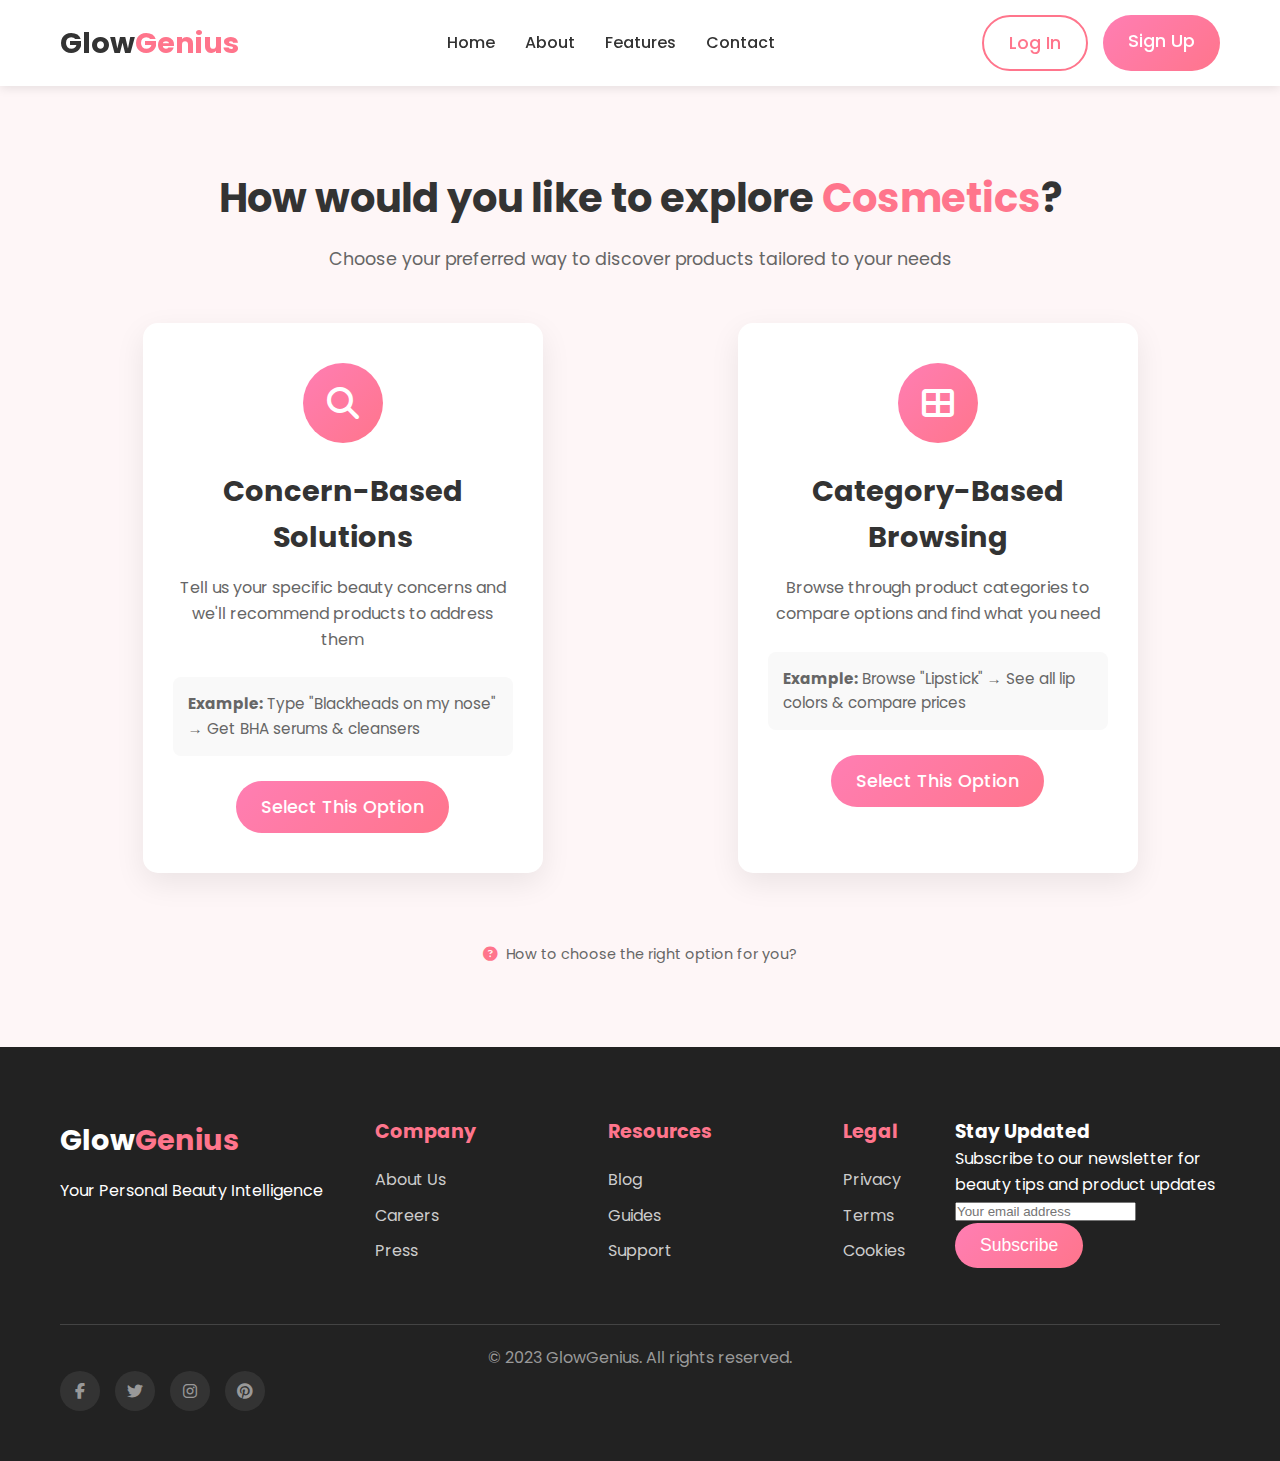
<file: feature-selection.html>
<!DOCTYPE html>
<html lang="en">
<head>
    <meta charset="UTF-8">
    <meta name="viewport" content="width=device-width, initial-scale=1.0">
    <title>GlowGenius - Feature Selection</title>
    <link rel="stylesheet" href="https://cdnjs.cloudflare.com/ajax/libs/font-awesome/6.4.0/css/all.min.css">
    <link rel="stylesheet" href="styles.css">
    <link href="https://fonts.googleapis.com/css2?family=Poppins:wght@300;400;500;600;700&display=swap" rel="stylesheet">
    <style>
        /* Additional styles specific to feature selection page */
        .feature-selection {
            padding: 80px 0;
            background-color: #fef6f7;
        }
        
        .feature-cards {
            display: flex;
            justify-content: center;
            gap: 30px;
            margin-top: 50px;
        }
        
        .feature-card {
            background-color: white;
            border-radius: 15px;
            box-shadow: 0 10px 30px rgba(0, 0, 0, 0.08);
            padding: 40px 30px;
            text-align: center;
            transition: transform 0.3s ease, box-shadow 0.3s ease;
            max-width: 400px;
            width: 100%;
            cursor: pointer;
        }
        
        .feature-card:hover {
            transform: translateY(-10px);
            box-shadow: 0 15px 40px rgba(0, 0, 0, 0.12);
        }
        
        .feature-icon {
            width: 80px;
            height: 80px;
            border-radius: 50%;
            display: flex;
            align-items: center;
            justify-content: center;
            margin: 0 auto 25px;
        }
        
        .cosmetics .feature-icon {
            background: linear-gradient(135deg, #ff7eb3, #ff758c);
        }
        
        .skincare .feature-icon {
            background: linear-gradient(135deg, #7eb3ff, #758cff);
        }
        
        .feature-icon i {
            font-size: 2rem;
            color: white;
        }
        
        .feature-card h3 {
            font-size: 1.8rem;
            margin-bottom: 15px;
            color: #333;
        }
        
        .feature-card p {
            color: #666;
            margin-bottom: 25px;
        }
        
        .example-box {
            background-color: #f9f9f9;
            border-radius: 8px;
            padding: 15px;
            margin-bottom: 25px;
            text-align: left;
        }
        
        .example-box p {
            margin-bottom: 0;
            font-size: 0.95rem;
        }
        
        .help-link {
            display: inline-block;
            margin-top: 40px;
            color: #666;
            font-size: 0.9rem;
        }
        
        .help-link i {
            margin-right: 5px;
            color: #ff758c;
        }
        
        .cosmetics-header {
            color: #ff758c;
        }
        
        .skincare-header {
            color: #758cff;
        }
    </style>
</head>
<body>
    <!-- Header/Navigation -->
    <header>
        <div class="container">
            <div class="logo">
                <h1>Glow<span>Genius</span></h1>
            </div>
            <nav>
                <ul>
                    <li><a href="index.html">Home</a></li>
                    <li><a href="#">About</a></li>
                    <li><a href="#">Features</a></li>
                    <li><a href="#">Contact</a></li>
                </ul>
            </nav>
            <div class="auth-buttons">
                <a href="#" class="btn btn-outline">Log In</a>
                <a href="#" class="btn btn-primary">Sign Up</a>
            </div>
        </div>
    </header>

    <!-- Feature Selection Section -->
    <section class="feature-selection">
        <div class="container">
            <div class="section-header">
                <h2>How would you like to explore <span id="domain-type" class="cosmetics-header">Cosmetics</span>?</h2>
                <p>Choose your preferred way to discover products tailored to your needs</p>
            </div>
            <div class="feature-cards">
                <div class="feature-card cosmetics">
                    <div class="feature-icon">
                        <i class="fas fa-search"></i>
                    </div>
                    <h3>Concern-Based Solutions</h3>
                    <p>Tell us your specific beauty concerns and we'll recommend products to address them</p>
                    <div class="example-box">
                        <p><strong>Example:</strong> Type "Blackheads on my nose" → Get BHA serums & cleansers</p>
                    </div>
                    <a href="concern-based-cosmetics.html" class="btn btn-primary concern-link">Select This Option</a>
                </div>
                <div class="feature-card cosmetics">
                    <div class="feature-icon">
                        <i class="fas fa-th-large"></i>
                    </div>
                    <h3>Category-Based Browsing</h3>
                    <p>Browse through product categories to compare options and find what you need</p>
                    <div class="example-box">
                        <p><strong>Example:</strong> Browse "Lipstick" → See all lip colors & compare prices</p>
                    </div>
                    <a href="product-catalog.html" class="btn btn-primary category-link">Select This Option</a>
                </div>
            </div>
            <div class="text-center">
                <a href="help-modal.html" class="help-link"><i class="fas fa-question-circle"></i> How to choose the right option for you?</a>
            </div>
        </div>
    </section>

    <!-- Footer -->
    <footer>
        <div class="container">
            <div class="footer-content">
                <div class="footer-logo">
                    <h2>Glow<span>Genius</span></h2>
                    <p>Your Personal Beauty Intelligence</p>
                </div>
                <div class="footer-links">
                    <div class="link-column">
                        <h3>Company</h3>
                        <ul>
                            <li><a href="#">About Us</a></li>
                            <li><a href="#">Careers</a></li>
                            <li><a href="#">Press</a></li>
                        </ul>
                    </div>
                    <div class="link-column">
                        <h3>Resources</h3>
                        <ul>
                            <li><a href="#">Blog</a></li>
                            <li><a href="#">Guides</a></li>
                            <li><a href="#">Support</a></li>
                        </ul>
                    </div>
                    <div class="link-column">
                        <h3>Legal</h3>
                        <ul>
                            <li><a href="#">Privacy</a></li>
                            <li><a href="#">Terms</a></li>
                            <li><a href="#">Cookies</a></li>
                        </ul>
                    </div>
                </div>
                <div class="footer-newsletter">
                    <h3>Stay Updated</h3>
                    <p>Subscribe to our newsletter for beauty tips and product updates</p>
                    <form class="newsletter-form">
                        <input type="email" placeholder="Your email address">
                        <button type="submit" class="btn btn-primary">Subscribe</button>
                    </form>
                </div>
            </div>
            <div class="footer-bottom">
                <p>&copy; 2023 GlowGenius. All rights reserved.</p>
                <div class="social-icons">
                    <a href="#"><i class="fab fa-facebook-f"></i></a>
                    <a href="#"><i class="fab fa-twitter"></i></a>
                    <a href="#"><i class="fab fa-instagram"></i></a>
                    <a href="#"><i class="fab fa-pinterest"></i></a>
                </div>
            </div>
        </div>
    </footer>

    <script>
        // JavaScript to handle domain selection and dynamic content
        document.addEventListener('DOMContentLoaded', function() {
            // Get domain type from URL parameter
            const urlParams = new URLSearchParams(window.location.search);
            const domain = urlParams.get('domain');
            
            // Set domain type in header and adjust styling
            if (domain === 'skincare') {
                document.getElementById('domain-type').textContent = 'Skincare';
                document.getElementById('domain-type').className = 'skincare-header';
                
                // Update card styling for skincare
                const cards = document.querySelectorAll('.feature-card');
                cards.forEach(card => {
                    card.classList.remove('cosmetics');
                    card.classList.add('skincare');
                });
                
                // Update examples for skincare
                const examples = document.querySelectorAll('.example-box p');
                examples[0].innerHTML = '<strong>Example:</strong> Type "Dry patches on cheeks" → Get hydrating serums & moisturizers';
                examples[1].innerHTML = '<strong>Example:</strong> Browse "Cleansers" → See all face wash options & compare ingredients';

                // Update Concern-Based Solutions link for skincare
                const concernLink = document.querySelector('.concern-link');
                if (concernLink) {
                    concernLink.setAttribute('href', 'concern-based-skincare.html');
                }
            }

            const categoryLink = document.querySelector('.category-link');
            if (categoryLink) {
                if (domain === 'skincare') {
                    categoryLink.setAttribute('href', 'product-catalog.html?domain=skincare');
                } else {
                    categoryLink.setAttribute('href', 'product-catalog.html?domain=cosmetics');
                }
            }
        });
    </script>
</body>
</html>
</file>
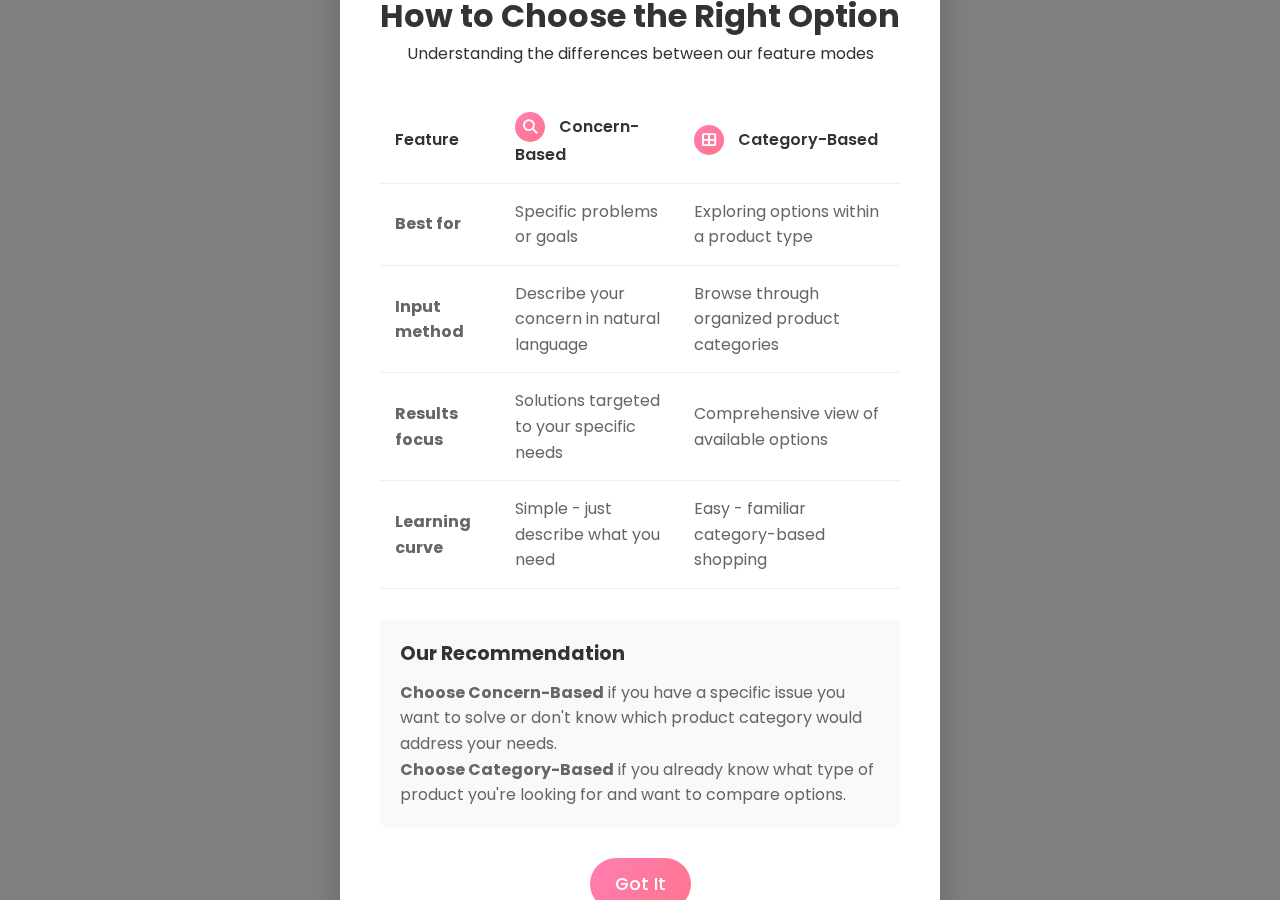
<file: help-modal.html>
<!DOCTYPE html>
<html lang="en">
<head>
    <meta charset="UTF-8">
    <meta name="viewport" content="width=device-width, initial-scale=1.0">
    <title>GlowGenius - Help Guide</title>
    <link rel="stylesheet" href="https://cdnjs.cloudflare.com/ajax/libs/font-awesome/6.4.0/css/all.min.css">
    <link rel="stylesheet" href="styles.css">
    <link href="https://fonts.googleapis.com/css2?family=Poppins:wght@300;400;500;600;700&display=swap" rel="stylesheet">
    <style>
        /* Modal styles */
        .modal-container {
            position: fixed;
            top: 0;
            left: 0;
            width: 100%;
            height: 100%;
            background-color: rgba(0, 0, 0, 0.5);
            display: flex;
            align-items: center;
            justify-content: center;
            z-index: 1000;
        }
        
        .modal-content {
            background-color: white;
            border-radius: 15px;
            max-width: 600px;
            width: 90%;
            padding: 40px;
            box-shadow: 0 10px 30px rgba(0, 0, 0, 0.2);
            position: relative;
        }
        
        .close-modal {
            position: absolute;
            top: 20px;
            right: 20px;
            font-size: 1.5rem;
            color: #666;
            cursor: pointer;
            transition: color 0.3s ease;
        }
        
        .close-modal:hover {
            color: #ff758c;
        }
        
        .modal-header {
            text-align: center;
            margin-bottom: 30px;
        }
        
        .modal-header h2 {
            font-size: 2rem;
            color: #333;
        }
        
        .comparison-table {
            width: 100%;
            border-collapse: collapse;
            margin-bottom: 30px;
        }
        
        .comparison-table th,
        .comparison-table td {
            padding: 15px;
            text-align: left;
            border-bottom: 1px solid #eee;
        }
        
        .comparison-table th {
            font-weight: 600;
            color: #333;
        }
        
        .comparison-table td {
            color: #666;
        }
        
        .recommendation {
            background-color: #f9f9f9;
            border-radius: 8px;
            padding: 20px;
            margin-top: 20px;
        }
        
        .recommendation h3 {
            font-size: 1.2rem;
            margin-bottom: 10px;
            color: #333;
        }
        
        .recommendation p {
            color: #666;
            margin-bottom: 0;
        }
        
        .feature-icon-small {
            display: inline-flex;
            align-items: center;
            justify-content: center;
            width: 30px;
            height: 30px;
            border-radius: 50%;
            margin-right: 10px;
            background: linear-gradient(135deg, #ff7eb3, #ff758c);
        }
        
        .feature-icon-small i {
            font-size: 0.9rem;
            color: white;
        }
        
        .skincare .feature-icon-small {
            background: linear-gradient(135deg, #7eb3ff, #758cff);
        }
    </style>
</head>
<body>
    <div class="modal-container">
        <div class="modal-content">
            <i class="fas fa-times close-modal"></i>
            <div class="modal-header">
                <h2>How to Choose the Right Option</h2>
                <p>Understanding the differences between our feature modes</p>
            </div>
            
            <table class="comparison-table">
                <thead>
                    <tr>
                        <th>Feature</th>
                        <th><div class="feature-icon-small"><i class="fas fa-search"></i></div> Concern-Based</th>
                        <th><div class="feature-icon-small"><i class="fas fa-th-large"></i></div> Category-Based</th>
                    </tr>
                </thead>
                <tbody>
                    <tr>
                        <td><strong>Best for</strong></td>
                        <td>Specific problems or goals</td>
                        <td>Exploring options within a product type</td>
                    </tr>
                    <tr>
                        <td><strong>Input method</strong></td>
                        <td>Describe your concern in natural language</td>
                        <td>Browse through organized product categories</td>
                    </tr>
                    <tr>
                        <td><strong>Results focus</strong></td>
                        <td>Solutions targeted to your specific needs</td>
                        <td>Comprehensive view of available options</td>
                    </tr>
                    <tr>
                        <td><strong>Learning curve</strong></td>
                        <td>Simple - just describe what you need</td>
                        <td>Easy - familiar category-based shopping</td>
                    </tr>
                </tbody>
            </table>
            
            <div class="recommendation">
                <h3>Our Recommendation</h3>
                <p><strong>Choose Concern-Based</strong> if you have a specific issue you want to solve or don't know which product category would address your needs.</p>
                <p><strong>Choose Category-Based</strong> if you already know what type of product you're looking for and want to compare options.</p>
            </div>
            
            <div class="text-center" style="margin-top: 30px;">
                <a href="#" class="btn btn-primary close-btn">Got It</a>
            </div>
        </div>
    </div>
    
    <script>
        // Close modal functionality
        document.querySelector('.close-modal').addEventListener('click', function() {
            window.history.back();
        });
        
        document.querySelector('.close-btn').addEventListener('click', function(e) {
            e.preventDefault();
            window.history.back();
        });
    </script>
</body>
</html>
</file>
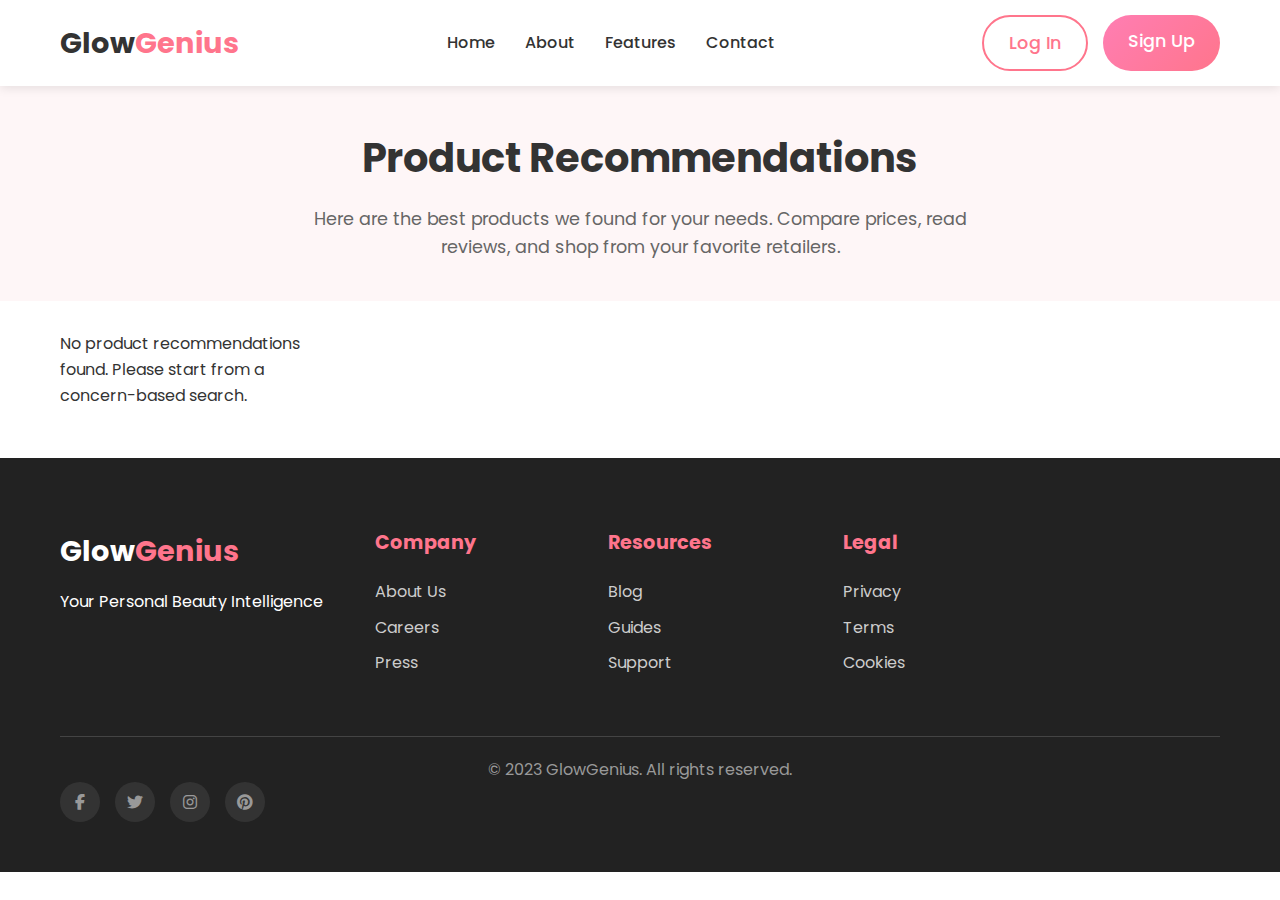
<file: product-recommendations.html>
<!DOCTYPE html>
<html lang="en">
<head>
    <meta charset="UTF-8">
    <meta name="viewport" content="width=device-width, initial-scale=1.0">
    <title>GlowGenius - Product Recommendations</title>
    <link rel="stylesheet" href="https://cdnjs.cloudflare.com/ajax/libs/font-awesome/6.4.0/css/all.min.css">
    <link rel="stylesheet" href="styles.css">
    <link href="https://fonts.googleapis.com/css2?family=Poppins:wght@300;400;500;600;700&display=swap" rel="stylesheet">
    <style>
        .recommend-header {
            background-color: #fef6f7;
            padding: 40px 0 20px 0;
            text-align: center;
        }
        .recommend-title {
            font-size: 2.5rem;
            margin-bottom: 15px;
            color: #333;
        }
        .recommend-description {
            font-size: 1.1rem;
            color: #666;
            max-width: 700px;
            margin: 0 auto 20px;
        }
        .recommend-container {
            max-width: 1200px;
            margin: 0 auto;
            padding: 0 20px 50px 20px;
        }
        .products-grid {
            display: grid;
            grid-template-columns: repeat(auto-fill, minmax(240px, 1fr));
            gap: 25px;
            margin-top: 30px;
        }
        .product-card {
            background-color: white;
            border-radius: 10px;
            box-shadow: 0 5px 15px rgba(0, 0, 0, 0.05);
            overflow: hidden;
            transition: transform 0.3s ease, box-shadow 0.3s ease;
            display: flex;
            flex-direction: column;
        }
        .product-card:hover {
            transform: translateY(-5px);
            box-shadow: 0 10px 25px rgba(0, 0, 0, 0.1);
        }
        .product-details {
            padding: 20px;
            flex: 1;
            display: flex;
            flex-direction: column;
        }
        .product-title {
            font-size: 1.1rem;
            font-weight: 600;
            margin-bottom: 10px;
            color: #333;
        }
        .product-retailer {
            font-size: 0.95rem;
            color: #888;
            margin-bottom: 10px;
            display: flex;
            align-items: center;
            gap: 5px;
        }
        .product-price {
            font-size: 1.2rem;
            font-weight: 600;
            color: #ff758c;
            margin-bottom: 10px;
        }
        .product-rating {
            display: flex;
            align-items: center;
            gap: 5px;
            margin-bottom: 10px;
        }
        .product-rating i {
            color: #ffb100;
        }
        .product-rating span {
            color: #666;
            font-size: 0.9rem;
        }
        .view-product-btn {
            display: inline-block;
            margin-top: auto;
            padding: 8px 18px;
            background: linear-gradient(135deg, #ff7eb3, #ff758c);
            color: #fff;
            border-radius: 20px;
            text-decoration: none;
            font-weight: 500;
            transition: background 0.2s;
            font-size: 1rem;
            text-align: center;
        }
        .view-product-btn:hover {
            background: linear-gradient(135deg, #758cff, #7eb3ff);
        }
    </style>
</head>
<body>
    <header>
        <div class="container">
            <div class="logo">
                <h1>Glow<span>Genius</span></h1>
            </div>
            <nav>
                <ul>
                    <li><a href="index.html">Home</a></li>
                    <li><a href="#">About</a></li>
                    <li><a href="#">Features</a></li>
                    <li><a href="#">Contact</a></li>
                </ul>
            </nav>
            <div class="auth-buttons">
                <a href="#" class="btn btn-outline">Log In</a>
                <a href="#" class="btn btn-primary">Sign Up</a>
            </div>
        </div>
    </header>
    <section class="recommend-header">
        <div class="container">
            <h1 class="recommend-title">Product Recommendations</h1>
            <p class="recommend-description">Here are the best products we found for your needs. Compare prices, read reviews, and shop from your favorite retailers.</p>
        </div>
    </section>
    <div class="recommend-container">
        <div class="products-grid" id="recommend-products-grid">
            <!-- Product cards will be inserted here by JS -->
        </div>
    </div>
    <footer>
        <div class="container">
            <div class="footer-content">
                <div class="footer-logo">
                    <h2>Glow<span>Genius</span></h2>
                    <p>Your Personal Beauty Intelligence</p>
                </div>
                <div class="footer-links">
                    <div class="link-column">
                        <h3>Company</h3>
                        <ul>
                            <li><a href="#">About Us</a></li>
                            <li><a href="#">Careers</a></li>
                            <li><a href="#">Press</a></li>
                        </ul>
                    </div>
                    <div class="link-column">
                        <h3>Resources</h3>
                        <ul>
                            <li><a href="#">Blog</a></li>
                            <li><a href="#">Guides</a></li>
                            <li><a href="#">Support</a></li>
                        </ul>
                    </div>
                    <div class="link-column">
                        <h3>Legal</h3>
                        <ul>
                            <li><a href="#">Privacy</a></li>
                            <li><a href="#">Terms</a></li>
                            <li><a href="#">Cookies</a></li>
                        </ul>
                    </div>
                </div>
            </div>
            <div class="footer-bottom">
                <p>&copy; 2023 GlowGenius. All rights reserved.</p>
                <div class="social-icons">
                    <a href="#"><i class="fab fa-facebook-f"></i></a>
                    <a href="#"><i class="fab fa-twitter"></i></a>
                    <a href="#"><i class="fab fa-instagram"></i></a>
                    <a href="#"><i class="fab fa-pinterest"></i></a>
                </div>
            </div>
        </div>
    </footer>
    <script>
    // Example: dynamically insert product cards (replace with real data/fetch in production)
    function renderStars(rating) {
        if (!rating) return '';
        const rounded = Math.round(parseFloat(rating));
        let stars = '';
        for (let i = 1; i <= 5; i++) {
            stars += i <= rounded ? '★' : '☆';
        }
        return `<span class="product-rating">${stars}${rating ? ` <span style='color:#888;font-size:0.98rem;'>${parseFloat(rating).toFixed(1)}/5</span>` : ''}</span>`;
    }
    function getPlatform(prod) {
        if (prod.vendor || prod.platform || prod.retailer) {
            return prod.vendor || prod.platform || prod.retailer;
        }
        if (prod.link) {
            try {
                const url = new URL(prod.link);
                if (url.hostname.includes('sephora')) return 'Sephora';
                if (url.hostname.includes('amazon')) return 'Amazon';
                if (url.hostname.includes('ulta')) return 'Ulta Beauty';
                if (url.hostname.includes('walmart')) return 'Walmart';
                if (url.hostname.includes('target')) return 'Target';
                return url.hostname.replace('www.', '').split('.')[0];
            } catch (e) { return ''; }
        }
        return '';
    }
    // Example data (replace with real fetch)
    const products = [];
    // In production, fetch products and then call renderProducts(products)
    function renderProducts(products) {
        const grid = document.getElementById('recommend-products-grid');
        grid.innerHTML = '';
        products.forEach(prod => {
            const div = document.createElement('div');
            div.className = 'product-card';
            div.innerHTML = `
                <div class="product-details">
                    <h3 class="product-title">${prod.title || prod.name}</h3>
                    <div class="product-retailer">
                        <i class="fas fa-store"></i>
                        <span>${getPlatform(prod)}</span>
                    </div>
                    <div class="product-price">${prod.price ? (prod.price.startsWith('$') ? prod.price : '$' + prod.price) : ''}</div>
                    ${renderStars(prod.rating || prod.reviews_rating || prod.stars)}
                    ${prod.link ? `<a href="${prod.link}" target="_blank" class="view-product-btn">Shop Now</a>` : ''}
                </div>
            `;
            grid.appendChild(div);
        });
    }
    // Example usage: renderProducts(products);
    // On page load, load recommendations from localStorage if present
    document.addEventListener('DOMContentLoaded', function() {
        const stored = localStorage.getItem('glowgenius_recommendations');
        if (stored) {
            try {
                const products = JSON.parse(stored);
                renderProducts(products);
            } catch (e) {
                document.getElementById('recommend-products-grid').innerHTML = '<p>Could not load product recommendations.</p>';
            }
        } else {
            document.getElementById('recommend-products-grid').innerHTML = '<p>No product recommendations found. Please start from a concern-based search.</p>';
        }
    });
    </script>
</body>
</html>
</file>
<file: styles.css>
/* Global Styles */
* {
    margin: 0;
    padding: 0;
    box-sizing: border-box;
}

body {
    font-family: 'Poppins', sans-serif;
    line-height: 1.6;
    color: #333;
    background-color: #fff;
}

.container {
    max-width: 1200px;
    margin: 0 auto;
    padding: 0 20px;
}

a {
    text-decoration: none;
    color: inherit;
}

ul {
    list-style: none;
}

img {
    max-width: 100%;
    height: auto;
    border-radius: 8px;
}

.section-header {
    text-align: center;
    margin-bottom: 50px;
}

.section-header h2 {
    font-size: 2.5rem;
    margin-bottom: 15px;
    color: #333;
}

.section-header p {
    font-size: 1.1rem;
    color: #666;
    max-width: 700px;
    margin: 0 auto;
}

/* Button Styles */
.btn {
    display: inline-block;
    padding: 10px 20px;
    border-radius: 30px;
    font-weight: 500;
    transition: all 0.3s ease;
    cursor: pointer;
}

.btn-primary {
    background: linear-gradient(135deg, #ff7eb3, #ff758c);
    color: white;
    border: none;
}

.btn-primary:hover {
    background: linear-gradient(135deg, #ff758c, #ff7eb3);
    transform: translateY(-2px);
    box-shadow: 0 5px 15px rgba(255, 118, 140, 0.3);
}

.btn-outline {
    border: 2px solid #ff758c;
    color: #ff758c;
    background: transparent;
}

.btn-outline:hover {
    background-color: #ff758c;
    color: white;
}

.btn-large {
    padding: 12px 30px;
    font-size: 1.1rem;
}

/* Header Styles */
header {
    background-color: white;
    box-shadow: 0 2px 10px rgba(0, 0, 0, 0.1);
    position: sticky;
    top: 0;
    z-index: 100;
    padding: 15px 0;
}

header .container {
    display: flex;
    justify-content: space-between;
    align-items: center;
}

.logo h1 {
    font-size: 1.8rem;
    font-weight: 700;
    color: #333;
}

.logo span {
    color: #ff758c;
}

nav ul {
    display: flex;
}

nav ul li {
    margin: 0 15px;
}

nav ul li a {
    font-weight: 500;
    transition: color 0.3s ease;
}

nav ul li a:hover {
    color: #ff758c;
}

.auth-buttons {
    display: flex;
    gap: 15px;
}

/* Hero Section */
.hero {
    padding: 80px 0;
    background-color: #fef6f7;
}

.hero .container {
    display: flex;
    align-items: center;
    justify-content: space-between;
}

.hero-content {
    flex: 1;
    padding-right: 50px;
}

.hero-content h1 {
    font-size: 3rem;
    line-height: 1.2;
    margin-bottom: 20px;
    color: #333;
}

.hero-content p {
    font-size: 1.2rem;
    color: #666;
    margin-bottom: 30px;
    max-width: 500px;
}

.hero-image {
    flex: 1;
    text-align: center;
}

.hero-image img {
    max-width: 100%;
    border-radius: 10px;
    box-shadow: 0 15px 30px rgba(0, 0, 0, 0.1);
}

/* Domain Selection Section */
.domains {
    padding: 100px 0;
    background-color: white;
}

.domain-cards {
    display: flex;
    justify-content: center;
    gap: 30px;
    margin-top: 50px;
}

.domain-card {
    background-color: white;
    border-radius: 15px;
    box-shadow: 0 10px 30px rgba(0, 0, 0, 0.08);
    padding: 40px 30px;
    text-align: center;
    transition: transform 0.3s ease, box-shadow 0.3s ease;
    max-width: 350px;
    width: 100%;
}

.domain-card:hover {
    transform: translateY(-10px);
    box-shadow: 0 15px 40px rgba(0, 0, 0, 0.12);
}

.card-icon {
    width: 80px;
    height: 80px;
    background: linear-gradient(135deg, #ff7eb3, #ff758c);
    border-radius: 50%;
    display: flex;
    align-items: center;
    justify-content: center;
    margin: 0 auto 25px;
}

.card-icon i {
    font-size: 2rem;
    color: white;
}

.domain-card h3 {
    font-size: 1.8rem;
    margin-bottom: 15px;
    color: #333;
}

.domain-card p {
    color: #666;
    margin-bottom: 25px;
}

.features-list {
    text-align: left;
    margin-bottom: 30px;
}

.features-list li {
    margin-bottom: 10px;
    display: flex;
    align-items: center;
}

.features-list li i {
    color: #ff758c;
    margin-right: 10px;
}

/* Features Section */
.features {
    padding: 100px 0;
    background-color: #f9f9f9;
}

.feature-grid {
    display: grid;
    grid-template-columns: repeat(auto-fit, minmax(250px, 1fr));
    gap: 30px;
    margin-top: 50px;
}

.feature-item {
    background-color: white;
    border-radius: 10px;
    padding: 30px;
    text-align: center;
    box-shadow: 0 5px 20px rgba(0, 0, 0, 0.05);
    transition: transform 0.3s ease;
}

.feature-item:hover {
    transform: translateY(-5px);
}

.feature-item i {
    font-size: 2.5rem;
    color: #ff758c;
    margin-bottom: 20px;
}

.feature-item h3 {
    font-size: 1.5rem;
    margin-bottom: 15px;
    color: #333;
}

.feature-item p {
    color: #666;
}

/* Testimonials Section */
.testimonials {
    padding: 100px 0;
    background-color: white;
}

.testimonial-slider {
    display: flex;
    gap: 30px;
    overflow-x: auto;
    padding: 20px 0;
    scrollbar-width: none; /* For Firefox */
}

.testimonial-slider::-webkit-scrollbar {
    display: none; /* For Chrome, Safari, and Opera */
}

.testimonial-card {
    background-color: #fff;
    border-radius: 10px;
    padding: 30px;
    min-width: 300px;
    box-shadow: 0 10px 30px rgba(0, 0, 0, 0.08);
    text-align: center;
}

.user-avatar {
    width: 80px;
    height: 80px;
    border-radius: 50%;
    overflow: hidden;
    margin: 0 auto 20px;
    border: 3px solid #ff758c;
}

.testimonial-text {
    font-style: italic;
    color: #555;
    margin-bottom: 20px;
}

.user-name {
    font-weight: 600;
    color: #333;
    margin-bottom: 10px;
}

.rating {
    color: #ffb100;
}

/* Call to Action Section */
.cta {
    padding: 80px 0;
    background: linear-gradient(135deg, #ff7eb3, #ff758c);
    text-align: center;
    color: white;
}

.cta h2 {
    font-size: 2.5rem;
    margin-bottom: 20px;
}

.cta p {
    font-size: 1.2rem;
    margin-bottom: 30px;
    max-width: 700px;
    margin-left: auto;
    margin-right: auto;
}

.cta .btn-primary {
    background-color: white;
    color: #ff758c;
}

.cta .btn-primary:hover {
    background-color: #f8f8f8;
    box-shadow: 0 5px 15px rgba(255, 255, 255, 0.3);
}

/* Utility Classes */
.text-center {
    text-align: center;
}

/* Footer */
footer {
    background-color: #222;
    color: #fff;
    padding: 70px 0 20px;
}

.footer-content {
    display: grid;
    grid-template-columns: 1fr 2fr 1fr;
    gap: 50px;
    margin-bottom: 50px;
}

.footer-logo h2 {
    font-size: 1.8rem;
    margin-bottom: 15px;
}

.footer-logo span {
    color: #ff758c;
}

.footer-links {
    display: flex;
    justify-content: space-between;
}

.link-column h3 {
    font-size: 1.2rem;
    margin-bottom: 20px;
    color: #ff758c;
}

.link-column ul li {
    margin-bottom: 10px;
}

.link-column ul li a {
    color: #ccc;
    transition: color 0.3s ease;
}

.link-column ul li a:hover {
    color: #ff758c;
}

.footer-social h3 {
    font-size: 1.2rem;
    margin-bottom: 20px;
    color: #ff758c;
}

.social-icons {
    display: flex;
    gap: 15px;
    margin-bottom: 30px;
}

.social-icons a {
    width: 40px;
    height: 40px;
    border-radius: 50%;
    background-color: #333;
    display: flex;
    align-items: center;
    justify-content: center;
    transition: background-color 0.3s ease;
}

.social-icons a:hover {
    background-color: #ff758c;
}

.newsletter h3 {
    font-size: 1.2rem;
    margin-bottom: 20px;
    color: #ff758c;
}

.newsletter form {
    display: flex;
}

.newsletter input {
    flex: 1;
    padding: 10px 15px;
    border: none;
    border-radius: 30px 0 0 30px;
    outline: none;
}

.newsletter button {
    border-radius: 0 30px 30px 0;
}

.footer-bottom {
    text-align: center;
    padding-top: 20px;
    border-top: 1px solid #444;
    color: #999;
}

/* Responsive Styles */
@media (max-width: 1024px) {
    .hero-content h1 {
        font-size: 2.5rem;
    }
    
    .footer-content {
        grid-template-columns: 1fr 1fr;
    }
    
    .footer-social {
        grid-column: span 2;
    }
}

@media (max-width: 768px) {
    header .container {
        flex-direction: column;
        gap: 20px;
    }
    
    .hero .container {
        flex-direction: column;
        text-align: center;
    }
    
    .hero-content {
        padding-right: 0;
        margin-bottom: 40px;
    }
    
    .domain-cards {
        flex-direction: column;
        align-items: center;
    }
    
    .footer-content {
        grid-template-columns: 1fr;
        gap: 40px;
    }
    
    .footer-links {
        flex-direction: column;
        gap: 30px;
    }
}

@media (max-width: 480px) {
    .hero-content h1 {
        font-size: 2rem;
    }
    
    .section-header h2 {
        font-size: 2rem;
    }
    
    .auth-buttons {
        flex-direction: column;
        gap: 10px;
    }
    
    nav ul {
        flex-wrap: wrap;
        justify-content: center;
    }
    
    .newsletter form {
        flex-direction: column;
    }
    
    .newsletter input,
    .newsletter button {
        border-radius: 30px;
    }
    
    .newsletter button {
        margin-top: 10px;
    }
}

.feature-card, .category-card, .solution-card {
    background-color: white;
    border-radius: 15px;
    box-shadow: 0 10px 30px rgba(0, 0, 0, 0.08);
    padding: 30px;
    max-width: 700px;
    margin: 0 auto 30px;
}

.feature-card h3, .category-card h3, .solution-card h3 {
    font-size: 1.5rem;
    margin-bottom: 10px;
    color: #333;
}

.feature-icon, .category-icon {
    width: 70px;
    height: 70px;
    border-radius: 50%;
    display: flex;
    align-items: center;
    justify-content: center;
    margin: 0 auto 20px;
    font-size: 1.8rem;
    color: white;
}

.btn, .btn-primary {
    padding: 12px 25px;
    font-size: 1.1rem;
    border-radius: 30px;
    font-weight: 500;
    transition: all 0.3s ease;
    cursor: pointer;
}
</file>
